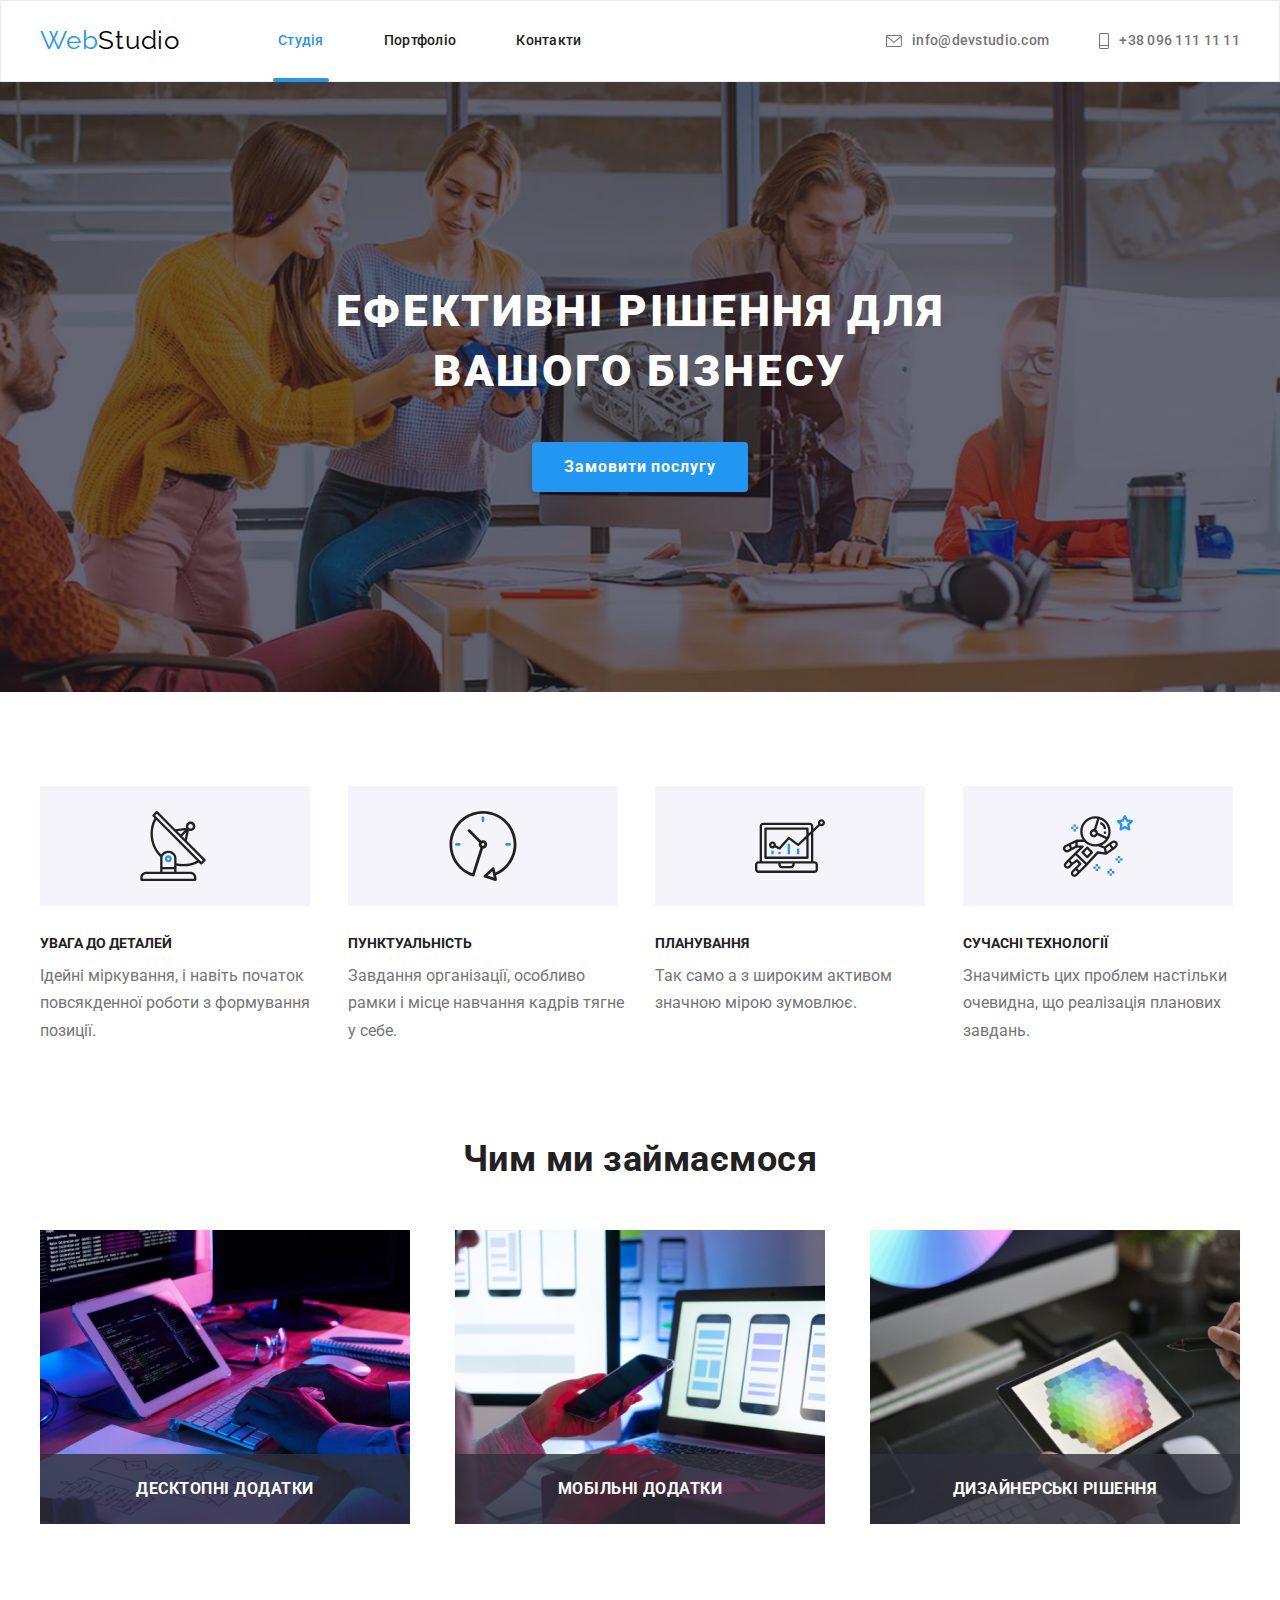
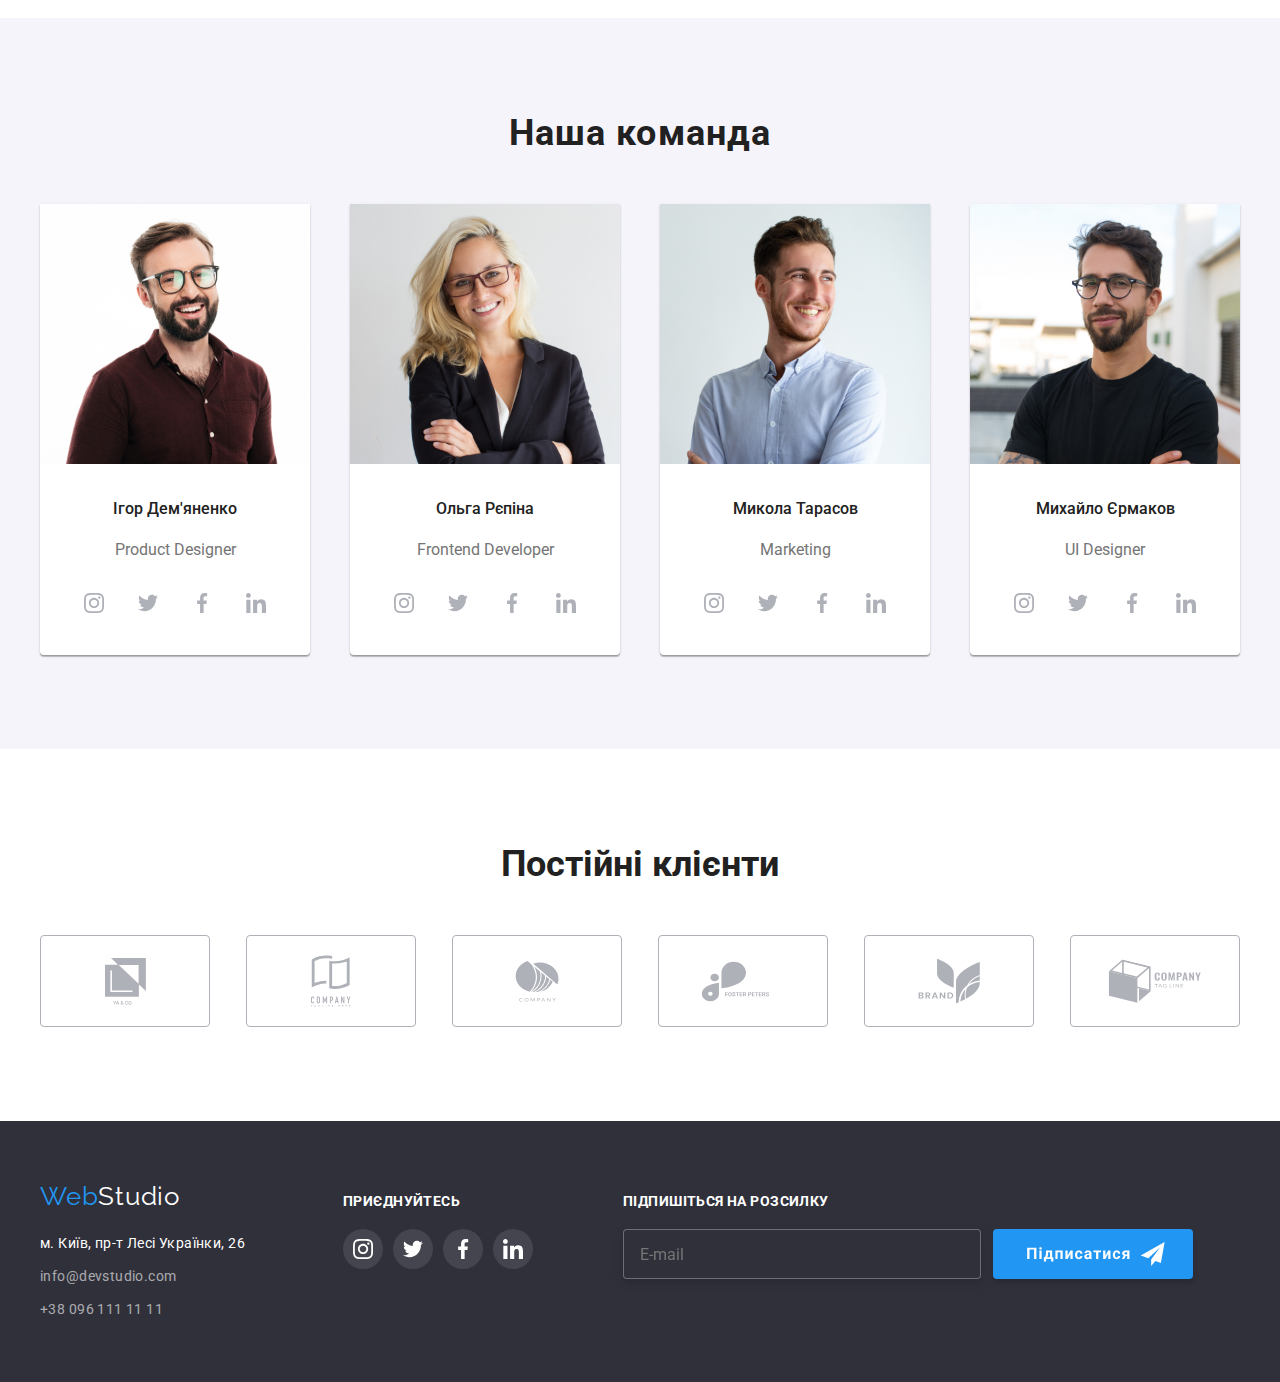
<file: index.html>
<!DOCTYPE html>
<html lang="en">
<head>
    <meta  charset="UTF-8">
    <meta http-equiv="X-UA-Compatible" content="IE=edge">
    <meta name="viewport" content="width=device-width, initial-scale=1.0">
    <link rel="preconnect" href="https://fonts.googleapis.com">
    <link rel="preconnect" href="https://fonts.gstatic.com" crossorigin>
    <link href="https://fonts.googleapis.com/css2?family=Raleway:wght@700&family=Roboto:wght@400;500;700;900&display=swap" rel="stylesheet">
    <link rel="stylesheet" href="https://cdnjs.cloudflare.com/ajax/libs/modern-normalize/1.1.0/modern-normalize.min.css">
    <link rel="stylesheet" href="./css/styles.css">
    <title>Document</title>
</head>
<body class="page">  
         <header class="header">
            <div class="container header-container">
                    <!--Logotype-->
            <a class="logo-link header-logo" href="./index.html"> Web<span class="logo-studio">Studio</span></a>
            <!--Navigation website-->
           <nav>
               <ul class="nav-header style-none">
                   <li class="header-item"><a class="studio current-studio" href="./index.html">Студія</a></li>
                   <li class="header-item"><a class="portfolio" href="./portfolio.html">Портфоліо</a></li>
                   <li class="header-item"><a class="portfolio" href="#contacts">Контакти</a></li>
               </ul> 
           </nav>
           <!--Contacts-->
            <ul class="nav-header contac">
            <li class="contac"><a  href="mailto:info@devstudio.com" class="site-info">
                <svg vieWox="0 0 100 100" width="16px" height="12px" class="icon-mail">
                <use href="./images/links/symbol-defs.svg#icon-envelope"></use></svg>
             info@devstudio.com</a></li>
            <li class="contacts-p"><a  href="tel:+380961111111" class="site-tel">
                <svg vieWox="0 0 100 100" width="10px" height="16px" class="icon-smartphone">
                    <use href="./images/links/symbol-defs.svg#icon-Vector"></use></svg>
                +38 096 111 11 11</a></li>
        </ul>
        </div>
        </header>
    <main>
        <!--Hero section-->
<section class="hero">
        <div class="container">
            <h1 class="hero-titles">
            ЕФЕКТИВНІ РІШЕННЯ ДЛЯ ВАШОГО БІЗНЕСУ
            </h1>
            <button class="button" data-modal-open type="button">Замовити послугу</button>
            <div class="backdrop is-hidden" data-modal>
                <div class="modal">
                    <button class="close" data-modal-close>
                        <svg viewBox="0 0 10 10" width="11px" height="11px" class="">
                            <use href="./images/modal-form-1/close-sprite.svg#icon-close"></use></svg>
                    </button>
                    <form class="modal-form" autocomplete="off">
                        <p class="modal-title">Залиште свої дані, ми вам передзвонимо</p>
                        <div class="form-fild">
                            <label for="name" class="modal-name">Ім'я</label> 
                            <input class="modal-text" type="text" name="name" id="name"/>
                                <svg width="12px" height="12px" class="icon-f">
                                    <use href="./images//modal-form-1/symbol-defs.svg#icon-Name"></use></svg>
                        </div>
                        <div class="form-fild">
                            <label for="tel" class="modal-name">Телефон</label> 
                            <input class="modal-text" type="tel" name="name" id="tel"/>
                            <svg width="13px" height="13px" class="icon-f">
                                <use href="./images//modal-form-1/symbol-defs.svg#icon-telephone"></use></svg>
                        </div>
                        <div class="form-fild">
                            <label for="mail" class="modal-name">Пошта</label> 
                            <input class="modal-text" type="email" name="name" id="mail"/>
                            <svg width="13px" height="13px" class="icon-f">
                                <use href="./images//modal-form-1/symbol-defs.svg#icon-mail"></use></svg>
                        </div>
                        <div class="form-fild">
                            <label for="coments">Коментар</label> 
                            <textarea class="modal-coment" name="coments" id="coments" placeholder="Введіть текст"></textarea>
                        </div>

                        <div class="form-fild">
                            <label class="lable" for="checkbox-agree">
                            <input class="checkbox" type="checkbox" name="topic" id="checkbox-agree"/>
                            <span class="icon-checkbox-agree"></span> 
                            Погоджуюся з розсилкою та приймаю 
                            <a class="terms-contract" href=""><span class="checkbox-agree-contract">Умови договору</span></a>
                            </label>    
                        </div>
                        <button class="checkbox-send" type="submit">Відправити</button>
                    </form>
                </div>
            </div>
        </div>
        
</section>
<!--Preference-->
<section class="preference-sec">
    <!--<h2>ATTENTION TO DETAILS</h2>--> 
    <div class="container">
        <ul class="preference-list">
            <li class="preference-l">
                <div class="attention">
                    <svg vieWox="0 0 100 100" width="70px" height="70px" class="preference-sprite">
                        <use href="./images/preference/preference-sprite.svg#preference-antena"></use></svg> 
                </div>
                <h3 class="preference-details">УВАГА ДО ДЕТАЛЕЙ</h3>
                <p class="preference-about">Ідейні міркування, і навіть початок повсякденної роботи з формування позиції.</p></li>
            <li class="preference-l">
                <div class="attention">
                    <svg vieWox="0 0 100 100" width="70px" height="70px" class="preference-sprite">
                        <use href="./images/preference/preference-sprite.svg#preference-clock"></use></svg>    
                </div>
                <h3 class="preference-details">ПУНКТУАЛЬНІСТЬ</h3>
                <p class="preference-about">Завдання організації, особливо рамки і місце навчання кадрів тягне у себе.</p></li>
            <li class="preference-l">
                <div class="attention">
                    <svg vieWox="0 0 100 100" width="70px" height="70px" class="preference-sprite">
                        <use href="./images/preference/preference-sprite.svg#preference-television"></use></svg> 
                </div>
                <h3 class="preference-details">ПЛАНУВАННЯ</h3>
                <p class="preference-about">Так само a з широким активом значною мірою зумовлює.</p></li>
            <li class="preference-l">
                <div class="attention"> 
                    <svg vieWox="0 0 100 100" width="70px" height="70px" class="preference-sprite">
                    <use href="./images/preference/preference-sprite.svg#preference-cosmonavt"></use></svg> 
            </div>
                <h3 class="preference-details">СУЧАСНІ ТЕХНОЛОГІЇ</h3>
                <p class="preference-about">Значимість цих проблем настільки очевидна, що реалізація планових завдань.</p></li>
        </ul>
    </div>
</section>
<!--What are we do-->
<section class="sec">
    <div class="container">
        <h2 class="portfolio-section">Чим ми займаємося</h2>
    <ul class="portfolio-section-li">
        <li class="preference-li-lis"><div class="pref-anim"><img class="prefer" src="./images/portfolio-1.jpg" alt="pragraming" width="370">
        <p class="prefer-option">ДЕСКТОПНІ ДОДАТКИ</p>
        </div></li>
        <li class="preference-li-lis"><div class="pref-anim"><img class="prefer" src="./images/portfolio-2.jpg" alt="testing" width="370">
        <p class="prefer-option">МОБІЛЬНІ ДОДАТКИ</p>
        </div></li>
        <li class="preference-li-lis"><div class="pref-anim"><img class="prefer" src="./images/portfolio-3.jpg" alt="visualization" width="370">
        <p class="prefer-option">ДИЗАЙНЕРСЬКІ РІШЕННЯ</p>
        </div></li>
    </ul>
    </div>
</section>
<!--Our team-->
    <section class="team-sec">
        <div class="container">
            <h2 class="team-title">Наша команда</h2>
                <ul class="portfolio-section-li">
                    <li class="team-list-box"><img class="prefer" src="./images/our_team-1.jpg" alt="Igor Demjanenko" width="270">
                            <div class="wrap-up"><h3 class="team">Ігор Дем'яненко</h3> 
                                <p class="team-position">Product Designer</p>
                                <ul class="sociallities">
                                    <li  class="sociallity"><a class="team-h"  href="">
                                        <svg class="icon" vieWox="0 0 100 100" width="20px" height="20px">
                                            <use href="./images/Our_team/team-sprite.svg#icon-instagram"></use></svg> 
                                        </a></li>
                                    <li class="sociallity"><a class="team-h" href="">
                                        <svg  class="icon" vieWox="0 0 100 100" width="20px" height="20px" class="team-sprite">
                                            <use href="./images/Our_team/team-sprite.svg#icon-twitter"></use></svg> 
                                    </a></li>
                                    <li class="sociallity"><a class="team-h" href="">
                                        <svg class="icon" vieWox="0 0 100 100" width="20px" height="20px" class="team-sprite">
                                            <use href="./images/Our_team/team-sprite.svg#icon-facebook"></use></svg> 
                                    </a></li>
                                    <li class="sociallity"><a class="team-h" href="">
                                        <svg class="icon" vieWox="0 0 100 100" width="20px" height="20px" class="team-sprite">
                                            <use href="./images/Our_team/team-sprite.svg#icon-linkedin"></use></svg> 
                                    </a></li>
                            </ul></div></li>
                    <li class="team-list-box"><img class="prefer" src="./images/our_team-2.jpg" alt="Olga Repina" width="270">
                            <div class="wrap-up"><h3 class="team">Ольга Рєпіна</h3>
                                <p class="team-position">Frontend Developer</p>
                                <ul class="portfolio-section-li">
                                    <li  class="sociallity"><a class="team-h"  href="">
                                        <svg class="icon" vieWox="0 0 100 100" width="20px" height="20px" class="team-sprite">
                                            <use href="./images/Our_team/team-sprite.svg#icon-instagram"></use></svg> 
                                        </a></li>
                                    <li class="sociallity"><a class="team-h" href="">
                                        <svg class="icon" vieWox="0 0 100 100" width="20px" height="20px" class="team-sprite">
                                            <use href="./images/Our_team/team-sprite.svg#icon-twitter"></use></svg> 
                                    </a></li>
                                    <li class="sociallity"><a class="team-h" href="">
                                        <svg class="icon" vieWox="0 0 100 100" width="20px" height="20px" class="team-sprite">
                                            <use href="./images/Our_team/team-sprite.svg#icon-facebook"></use></svg> 
                                    </a></li>
                                    <li class="sociallity"><a class="team-h" href="">
                                        <svg class="icon" vieWox="0 0 100 100" width="20px" height="20px" class="team-sprite">
                                            <use href="./images/Our_team/team-sprite.svg#icon-linkedin"></use></svg> 
                                    </a></li> 
                            </div></li>
                    <li class="team-list-box"><img class="prefer" src="./images/our_team-3.jpg" alt="Mykola Tarasov" width="270">
                            <div class="wrap-up"><h3 class="team">Микола Тарасов</h3>
                                <p class="team-position">Marketing</p>
                                <ul class="portfolio-section-li">
                                    <li  class="sociallity"><a class="team-h"  href="">
                                        <svg class="icon" vieWox="0 0 100 100" width="20px" height="20px" class="team-sprite">
                                            <use href="./images/Our_team/team-sprite.svg#icon-instagram"></use></svg> 
                                        </a></li>
                                    <li class="sociallity"><a class="team-h" href="">
                                        <svg class="icon" vieWox="0 0 100 100" width="20px" height="20px" class="team-sprite">
                                            <use href="./images/Our_team/team-sprite.svg#icon-twitter"></use></svg> 
                                    </a></li>
                                    <li class="sociallity"><a class="team-h" href="">
                                        <svg class="icon" vieWox="0 0 100 100" width="20px" height="20px" class="team-sprite">
                                            <use href="./images/Our_team/team-sprite.svg#icon-facebook"></use></svg> 
                                    </a></li>
                                    <li class="sociallity"><a class="team-h" href="">
                                        <svg class="icon" vieWox="0 0 100 100" width="20px" height="20px" class="team-sprite">
                                            <use href="./images/Our_team/team-sprite.svg#icon-linkedin"></use></svg> 
                                    </a></li> 
                            </div></li>
                    <li class="team-list-box"><img class="prefer" src="./images/our_team-4.jpg" alt="Myhajlo Jermakov" width="270">
                            <div class="wrap-up"><h3 class="team">Михайло Єрмаков</h3>
                                <p class="team-position">UI Designer</p>
                                <ul class="portfolio-section-li ger">
                                    <li  class="sociallity"><a class="team-h"  href="">
                                        <svg class="icon" vieWox="0 0 100 100" width="20px" height="20px" class="team-sprite">
                                            <use href="./images/Our_team/team-sprite.svg#icon-instagram"></use></svg> 
                                        </a></li>
                                    <li class="sociallity"><a class="team-h" href="">
                                        <svg class="icon" vieWox="0 0 100 100" width="20px" height="20px" class="team-sprite">
                                            <use href="./images/Our_team/team-sprite.svg#icon-twitter"></use></svg> 
                                    </a></li>
                                    <li class="sociallity"><a class="team-h" href="">
                                        <svg class="icon" vieWox="0 0 100 100" width="20px" height="20px" class="team-sprite">
                                            <use href="./images/Our_team/team-sprite.svg#icon-facebook"></use></svg> 
                                    </a></li>
                                    <li class="sociallity"><a class="team-h" href="">
                                        <svg class="icon" vieWox="0 0 100 100" width="20px" height="20px" class="team-sprite">
                                            <use href="./images/Our_team/team-sprite.svg#icon-linkedin"></use></svg> 
                                    </a></li> 
                            </div></li>
                 </ul>
        </div>
    </section>
    <!-- Regular customers -->
    <section class="reg-customers">
    <div class="container">
        <h2 class="portfolio-section">Постійні клієнти</h2>
        <ul class="portfolio-section-li">
            <li><a class="customers1" href="">
                <svg class="clients2" vieWox="0 0 100 100" width="41px" height="47px" class="symbol-defs">
                <use href="./images/Regular customers/symbol-defs.svg#customers-1"></use></svg>
             </a></li>
            <li><a class="customers1" href="">
                <svg class="clients2" vieWox="0 0 100 100" width="40px" height="52px" class="symbol-defs">
                    <use href="./images/Regular customers/symbol-defs.svg#customers-2"></use></svg>
            </a></li>
            <li class="customers"><a class="customers1" href="">
                <svg class="clients2" vieWox="0 0 100 100" width="44px" height="42px" class="symbol-defs">
                    <use href="./images/Regular customers/symbol-defs.svg#customers-3"></use></svg>
            </a></li>
            <li class="customers"><a class="customers1" href="">
                <svg class="clients2" vieWox="0 0 100 100" width="85px" height="41px" class="symbol-defs">
                    <use href="./images/Regular customers/symbol-defs.svg#customers-4"></use></svg>
            </a></li>
            <li class="customers"><a class="customers1" href="">
                <svg class="clients2" vieWox="0 0 100 100" width="63px" height="46px" class="symbol-defs">
                    <use href="./images/Regular customers/symbol-defs.svg#customers-5"></use></svg>
            </a></li>
            <li class="customers"><a class="customers1" href="">
                <svg class="clients2" vieWox="0 0 100 100" width="94px" height="44px" class="symbol-defs">
                    <use href="./images/Regular customers/symbol-defs.svg#customers-6"></use></svg>
            </a></li>
        </ul>
    </div>    
    </section>
</main>
    <footer class="adressa">
    <div class="container-footer"><!--footer-->
            <!--Logotype-->
            <div class="container-log">
                <a class="logo-link footer" href="./index.html"> Web<span class="logo-studio-f">Studio</span></a>
                <!--adress-->
                <address class="adress">
                    <ul class="adress-contacts">
                        <li class="adress-link" id="contacts"><a class="map" href="https://www.google.com/maps/d/viewer?mid=10uSM3H-mIU3GznYo2szRIEphczw&hl=en_US&usp=sharing" rel="noopener noreferrer nofollow" target="_blank">м. Київ, пр-т Лесі Українки, 26</a></li>
                        <li class="adress-link"><a class="contacts-link" href="mailto:info@devstudio.com">info@devstudio.com</a></li>
                        <li class="adress-link"><a class="contacts-link" href="tel:+380961111111">+38 096 111 11 11</a></li>
                    </ul>
                </address>
            </div>        
        <!-- приєднуйтесь -->
        <div class="container1">
                <h2 class="clients-title1">ПРИЄДНУЙТЕСЬ</h2>
            <ul class=" pos-logo">
                <li class="pos-logo1"><a href="" class="logo1-item">
                <svg class="logo3" width="20px" height="20px">
                    <use href="./images/Our_team/team-sprite.svg#icon-instagram">
                    </use>
                </svg>
                </a></li>
                <li class="pos-logo1"><a href="" class="logo1-item">
                <svg class="logo3" width="20px" height="20px">
                    <use href="./images/Our_team/team-sprite.svg#icon-twitter">
                    </use>
                </svg>
                </a></li>
                <li class="pos-logo1"><a href="" class="logo1-item">
                <svg class="logo3" width="20px" height="20px">
                    <use href="./images/Our_team/team-sprite.svg#icon-facebook">
                    </use>
                </svg>
                </a></li>
                <li class="pos-logo1"><a href="" class="logo1-item">
                <svg class="logo3" width="20px" height="20px">
                    <use href="./images/Our_team/team-sprite.svg#icon-linkedin">
                    </use>
                </svg>
                </a></li> 
            </ul>
        </div>
        <div class="container1" contenteditable="line">
            <form class="subscribe" autocomplete="off"></form>
            <h2 class="clients-title1">ПІДПИШІТЬСЯ НА РОЗСИЛКУ</h2>
            <input class="footer-sub" type="email" name="name" id="mail" placeholder="E-mail"/>
            
        </div>
        <div class="container3">
            <button class="container2" type="submit">
                <svg class="telegram-f" width="200px" height="50px">
                    <use href="/images/footer/telegram-sprite.svg#icon-telegram"></use>
                </svg>
            </button>
        </div>
    </div>
    </footer>
    <script src="./js/modal.js"></script>
</body>
</html>
</file>
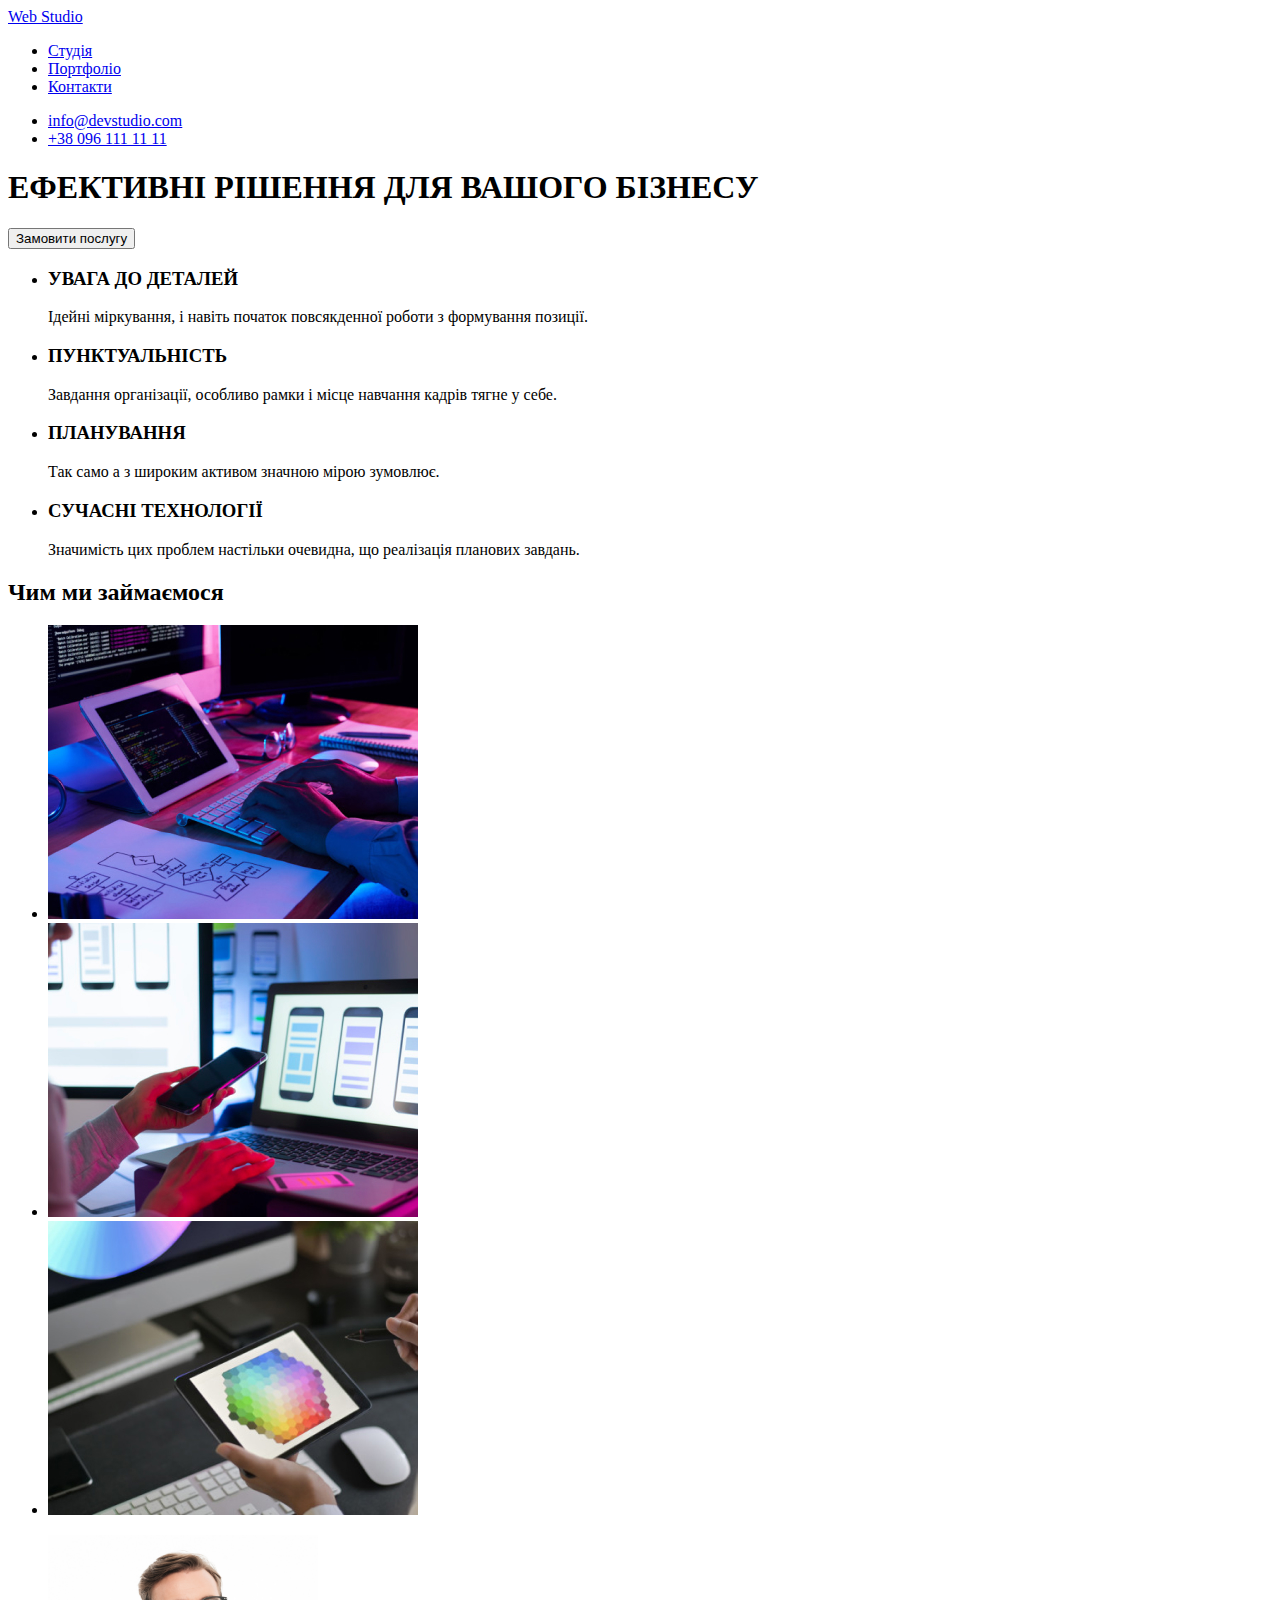
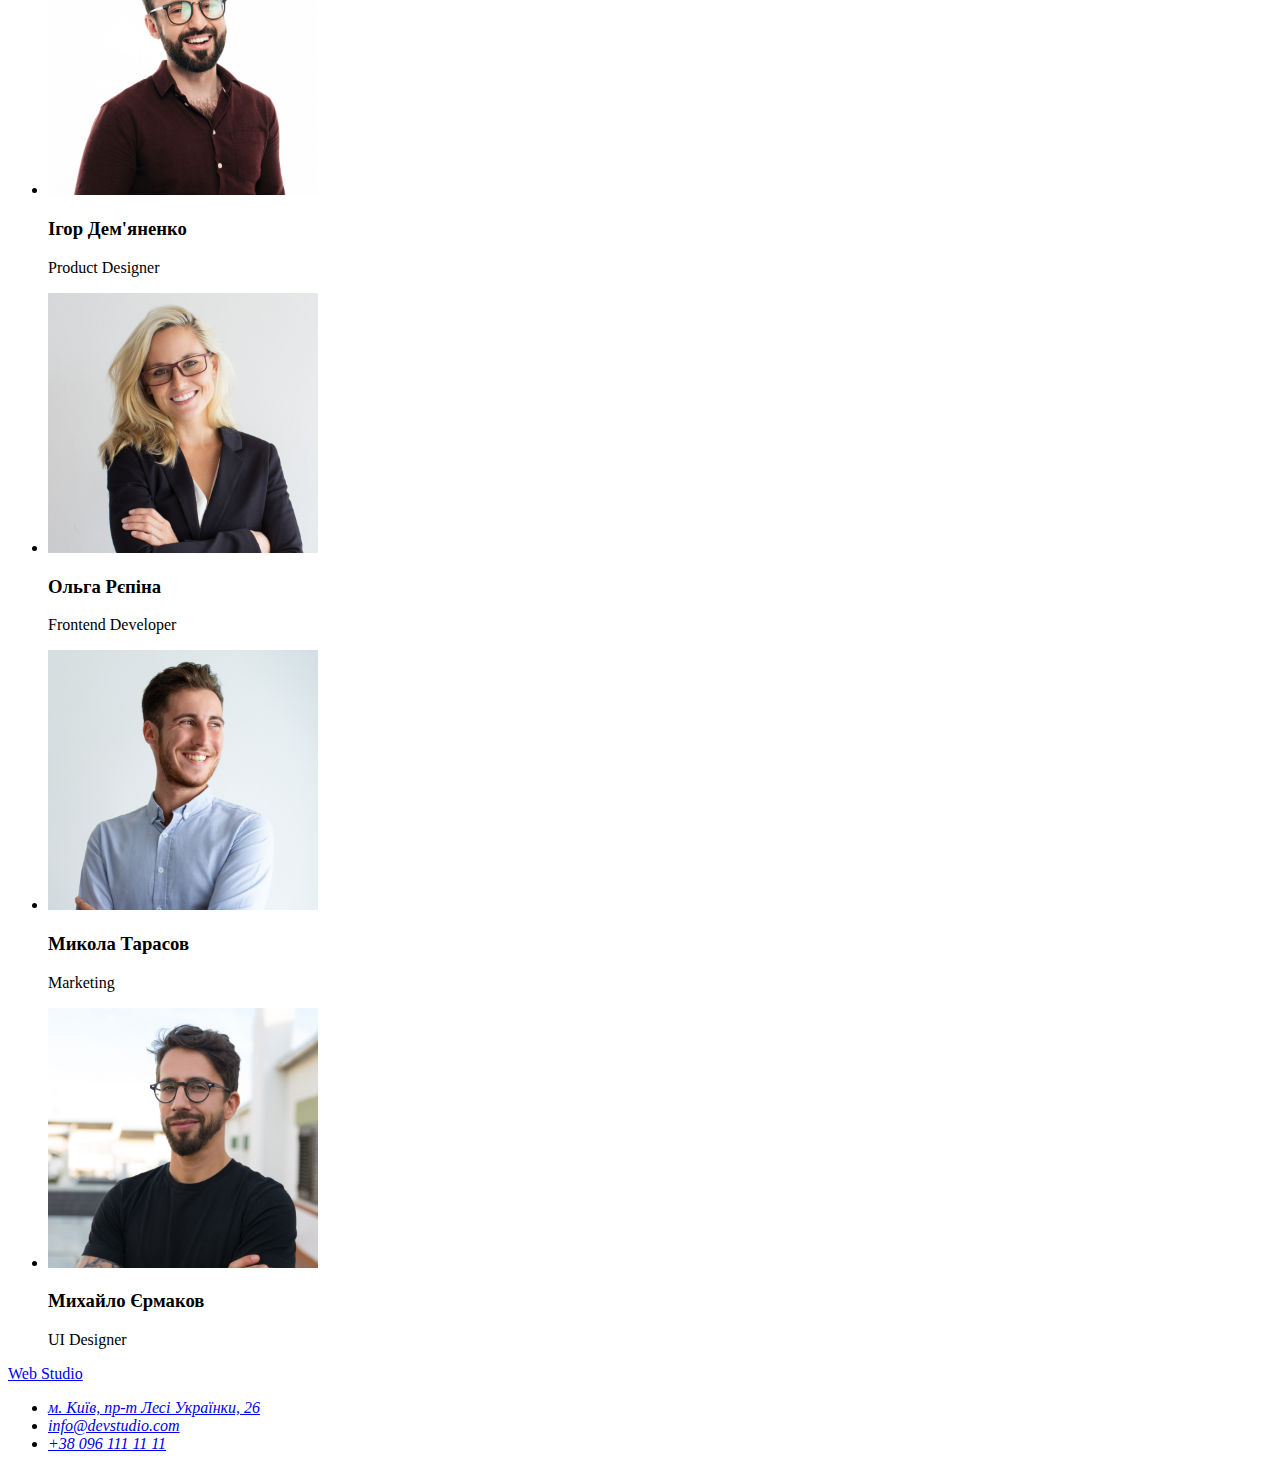
<file: Untitled/index.html>
<!DOCTYPE html>
<html lang="en">
<head>
    <meta charset="UTF-8">
    <meta http-equiv="X-UA-Compatible" content="IE=edge">
    <meta name="viewport" content="width=device-width, initial-scale=1.0">
    <title>Document</title>
</head>
<body>  
    <header>
        <!--Logotype-->
    <a href="./index.html">Web Studio</a>
    <!--Navigation website-->
   <nav>
       <ul>
            <li><a href="./index.html">Студія</a></li>
           <li><a href="./portfolio.html">Портфоліо</a></li>
           <li><a href="#Contacts">Контакти</a></li>
       </ul> 
   </nav>
   <!--Contacts-->
   <ul>
       <li><a href="mailto:info@devstudio.com">info@devstudio.com</a></li>
       <li><a href="tel:+380961111111">+38 096 111 11 11</a></li>
   </ul>
    </header>
    
    <main>
        <!--Hero section-->
<section>
    <h1>
        ЕФЕКТИВНІ РІШЕННЯ ДЛЯ ВАШОГО БІЗНЕСУ
    </h1>
    <button type="button">Замовити послугу</button>
</section>
<!--Preference-->
<section>
    <!--<h2>ATTENTION TO DETAILS</h2>--> 
    <ul>
        <li><h3>УВАГА ДО ДЕТАЛЕЙ</h3>
            <p>Ідейні міркування, і навіть початок повсякденної роботи з формування позиції.</p></li>
        <li><h3>ПУНКТУАЛЬНІСТЬ</h3>
            <p>Завдання організації, особливо рамки і місце навчання кадрів тягне у себе.</p></li>
        <li><h3>ПЛАНУВАННЯ</h3>
            <p>Так само a з широким активом значною мірою зумовлює.</p></li>
        <li><h3>СУЧАСНІ ТЕХНОЛОГІЇ</h3>
            <p>Значимість цих проблем настільки очевидна, що реалізація планових завдань.</p></li>
    </ul>
</section>
<!--What are we do-->
<section>
    <h2>Чим ми займаємося</h2>
    <ul>
        <li><img src="./images/portfolio-1.jpg" alt="pragraming" width="370"></li>
        <li><img src="./images/portfolio-2.jpg" alt="testing" width="370"></li>
        <li><img src="./images/portfolio-3.jpg" alt="visualization" width="370"></li>
    </ul>
</section>
<!--Our team-->
<section>
<ul>
    <li><img src="./images/our_team-1.jpg" alt="Igor Demjanenko" width="270">
        <h3>Ігор Дем'яненко</h3> 
        <p>Product Designer</p></li>
    <li><img src="./images/our_team-2.jpg" alt="Olga Repina" width="270">
        <h3>Ольга Рєпіна</h3>
            <p>Frontend Developer</p></li>
    <li><img src="./images/our_team-3.jpg" alt="Mykola Tarasov" width="270">
        <h3>Микола Тарасов</h3>
            <p>Marketing</p></li>
    <li><img src="./images/our_team-4.jpg" alt="Myhajlo Jermakov" width="270">
        <h3>Михайло Єрмаков</h3>
            <p>UI Designer</p></li>
</ul>
</section>
    </main>

    <footer>
        <!--footer-->
        <!--Logotype-->
        <a href="./index.html">Web Studio</a>
        <!--adress-->
        <address>
            <ul>
                <li id="Contacts"><a href="https://www.google.com/maps/d/viewer?mid=10uSM3H-mIU3GznYo2szRIEphczw&hl=en_US&usp=sharing" rel="noopener noreferrer nofollow" target="_blank">м. Київ, пр-т Лесі Українки, 26</a></li>
                <li><a href="mailto:info@devstudio.com">info@devstudio.com</a></li>
                <li><a href="tel:+380961111111">+38 096 111 11 11</a></li>
            </ul>
        </address>
    </footer>
</body>
</html>
</file>
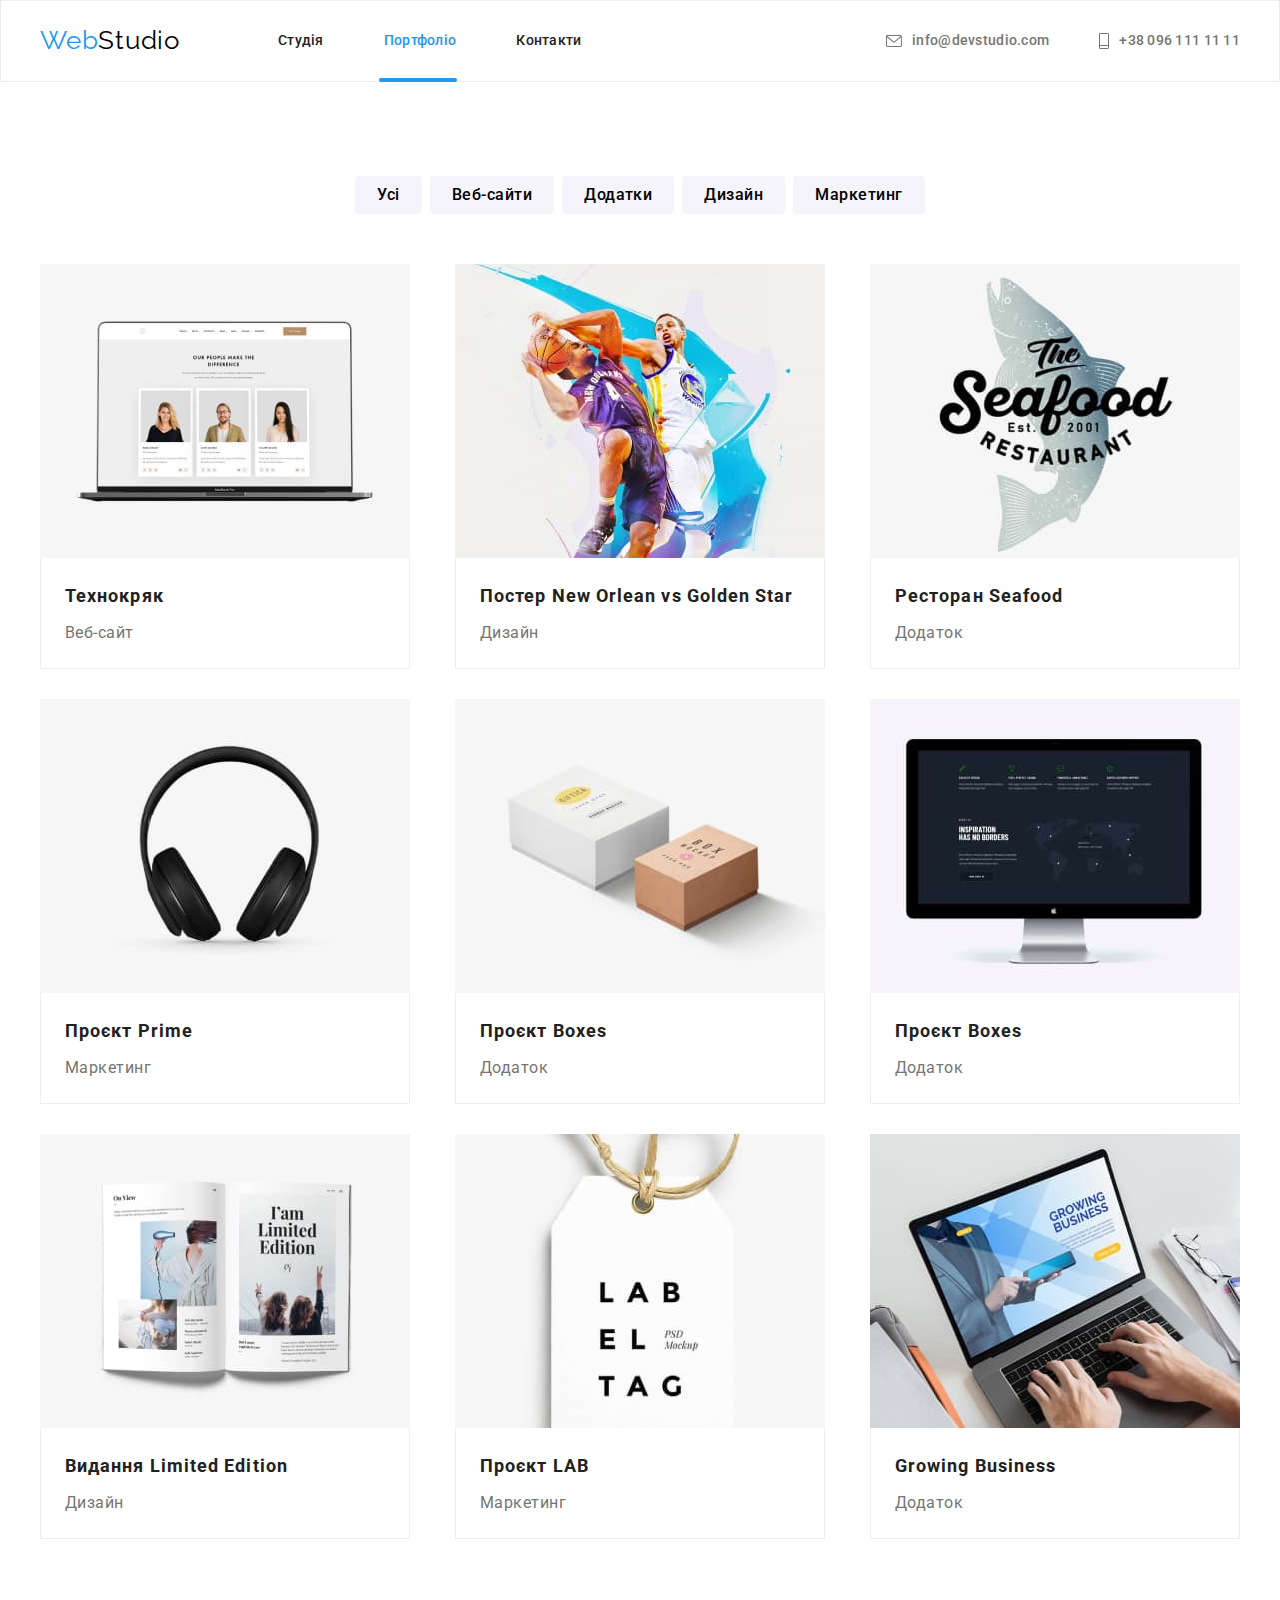
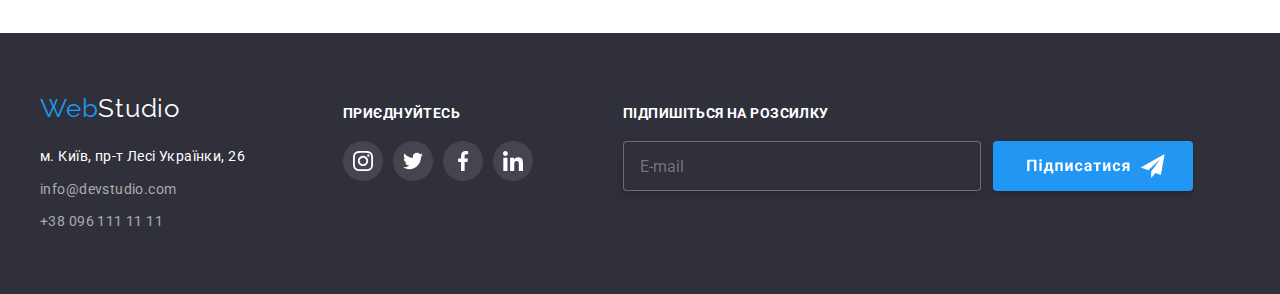
<file: portfolio.html>
<!DOCTYPE html>
<html lang="en">
<head>
    <meta charset="UTF-8">
    <meta http-equiv="X-UA-Compatible" content="IE=edge">
    <meta name="viewport" content="width=device-width, initial-scale=1.0">
    <link rel="preconnect" href="https://fonts.googleapis.com">
    <link rel="preconnect" href="https://fonts.gstatic.com" crossorigin>
    <link href="https://fonts.googleapis.com/css2?family=Raleway:wght@700&family=Roboto:wght@400;500;700;900&display=swap" rel="stylesheet">
    <link rel="stylesheet" href="https://cdnjs.cloudflare.com/ajax/libs/modern-normalize/1.1.0/modern-normalize.min.css">
    <link rel="stylesheet" href="./css/styles.css">
    <title>Document</title>
</head>
<body class="page">
    <header class="header">
        <!--Logotype-->
            <div class="container header-container">
                <a class="logo-link header-logo" href="./index.html"> Web<span class="logo-studio">Studio</span></a>
            <!--Navigation website-->
            <nav>
                <ul class="nav-header style-none">
                    <li class="header-item"><a class="studia" href="./index.html">Студія</a></li>
                    <li class="header-item"><a class="portfolia current-portf" href="./portfolio.html">Портфоліо</a></li>
                    <li class="header-item"><a class="studia" href="#Contacts">Контакти</a></li>
                </ul> 
            </nav>
        <!--Contacts-->
        <div class="contacts-wrap">
            <ul class="nav-header">
                <li class="contac"><a href="mailto:info@devstudio.com" class="site-info">
                    <svg vieWox="0 0 100 100" width="16px" height="12px" class="icon-mail">
                        <use href="./images/links/symbol-defs.svg#icon-envelope"></use></svg>
                    info@devstudio.com</a></li>
                <li class="contacts-p"><a href="tel:+380961111111" class="site-tel">
                    <svg vieWox="0 0 100 100" width="10px" height="16px" class="icon-smartphone">
                        <use href="./images/links/symbol-defs.svg#icon-Vector"></use></svg>
                    +38 096 111 11 11</a></li>
            </ul>
        </div>
        </div>
    </header>
    <main>
        <!-- contents -->
        <h1 class="visually-hidden">Contents</h1>
        <section class="categories-contents">
         <div class="container">
            <ul class="botn">
               <button class="btn" type="button">Усі</button> 
               <button class="btn" type="button">Веб-сайти</button> 
               <button class="btn" type="button">Додатки</button> 
               <button class="btn" type="button">Дизайн</button> 
               <button class="btn" type="button">Маркетинг</button> 
            </ul>
            <ul class="categories-description">
                <li>
                    <a class="catego" href="">
                       <div class="description-menu-prod"><img class="prefer" src="./images/portfolio/portfolio-1.jpeg" alt=""><p class="description-product">Ресурс пропонує комплексні пропозиції з різним рівнем функціоналу та сервісів. Все це дозволить відвідувачу отримати вичерпні відомості про компанію чи приватну особу.</p></div>
                        <div class="cat-des"><h2 class="categories">Технокряк</h2>
                        <p class="description">Веб-сайт</p></div></a>
                </li>
                <li>
                    <a class="catego" href="">
                        <div class="description-menu-prod"><img class="prefer" src="./images/portfolio/portfolio-2.jpeg" alt="Постер New Orlean vs Golden Star">
                        <p class="description-product">Ресурс пропонує комплексні пропозиції з різним рівнем функціоналу та сервісів. Все це дозволить відвідувачу отримати вичерпні відомості про компанію чи приватну особу.</p></div>
                        <div class="cat-des"><h2 class="categories">Постер New Orlean vs Golden Star</h2>
                            <p class="description">Дизайн</p></div></a>
                </li>
                <li>
                    <a class="catego" href="">
                        <div class="description-menu-prod"><img class="prefer" src="./images/portfolio/portfolio-3.jpeg" alt="Ресторан Seafood">
                        <p class="description-product">Ресурс пропонує комплексні пропозиції з різним рівнем функціоналу та сервісів. Все це дозволить відвідувачу отримати вичерпні відомості про компанію чи приватну особу.</p></div>
                        <div class="cat-des"><h2 class="categories">Ресторан Seafood</h2>
                            <p class="description">Додаток</p></div></a>
                </li>
                <li>
                    <a class="catego" href="">
                        <div class="description-menu-prod"><img class="prefer" src="./images/portfolio/portfolio-4.jpeg" alt="Проєкт Prime">
                            <p class="description-product">Ресурс пропонує комплексні пропозиції з різним рівнем функціоналу та сервісів. Все це дозволить відвідувачу отримати вичерпні відомості про компанію чи приватну особу.</p></div>
                        <div class="cat-des"><h2 class="categories">Проєкт Prime</h2>
                            <p class="description">Маркетинг</p></div></a>
                </li>
                <li>
                    <a class="catego" href="">
                        <div class="description-menu-prod"><img class="prefer" src="./images/portfolio/portfolio-5.jpeg" alt="Проєкт Boxes">
                            <p class="description-product">Ресурс пропонує комплексні пропозиції з різним рівнем функціоналу та сервісів. Все це дозволить відвідувачу отримати вичерпні відомості про компанію чи приватну особу.</p></div>
                        <div class="cat-des"><h2 class="categories">Проєкт Boxes</h2>
                        <p class="description">Додаток</p></div></a>
                </li>
                <li>
                    <a class="catego" href="">
                       <div class="description-menu-prod"> <img class="prefer" src="./images/portfolio/portfolio-6.jpeg" alt="Проєкт Boxes">
                        <p class="description-product">Ресурс пропонує комплексні пропозиції з різним рівнем функціоналу та сервісів. Все це дозволить відвідувачу отримати вичерпні відомості про компанію чи приватну особу.</p></div>
                        <div class="cat-des"><h2 class="categories">Проєкт Boxes</h2>
                            <p class="description">Додаток</p></div></a>
                </li>
                <li>
                    <a class="catego" href="">
                        <div class="description-menu-prod"><img class="prefer" src="./images/portfolio/portfolio-7.jpeg" alt="Видання Limited Edition">
                            <p class="description-product">Ресурс пропонує комплексні пропозиції з різним рівнем функціоналу та сервісів. Все це дозволить відвідувачу отримати вичерпні відомості про компанію чи приватну особу.</p></div>
                        <div class="cat-des"><h2 class="categories">Видання Limited Edition</h2>
                            <p class="description">Дизайн</p></div></a>
                </li>
                <li>
                    <a class="catego" href="">
                        <div class="description-menu-prod"><img class="prefer" src="./images/portfolio/portfolio-8.jpeg" alt="Проєкт LAB">
                            <p class="description-product">Ресурс пропонує комплексні пропозиції з різним рівнем функціоналу та сервісів. Все це дозволить відвідувачу отримати вичерпні відомості про компанію чи приватну особу.</p></div>
                        <div class="cat-des"><h2 class="categories">Проєкт LAB</h2>
                            <p class="description">Маркетинг</p></div></a>
                </li>
                <li>
                    <a class="catego" href="">
                        <div class="description-menu-prod"><img class="prefer" src="./images/portfolio/portfolio-9.jpeg" alt="Growing Business">
                            <p class="description-product">Ресурс пропонує комплексні пропозиції з різним рівнем функціоналу та сервісів. Все це дозволить відвідувачу отримати вичерпні відомості про компанію чи приватну особу.</p></div>
                        <div class="cat-des"><h2 class="categories">Growing Business</h2>
                            <p class="description">Додаток</p></div></a>
                </li>
            </ul>
        </div> 
    </section> 
    </main>
    <footer class="adressa">
        <div class="container-footer"><!--footer-->
                <!--Logotype-->
                <div class="container-log">
                    <a class="logo-link footer" href="./index.html"> Web<span class="logo-studio-f">Studio</span></a>
                    <!--adress-->
                    <address class="adress">
                        <ul class="adress-contacts">
                            <li class="adress-link" id="contacts"><a class="map" href="https://www.google.com/maps/d/viewer?mid=10uSM3H-mIU3GznYo2szRIEphczw&hl=en_US&usp=sharing" rel="noopener noreferrer nofollow" target="_blank">м. Київ, пр-т Лесі Українки, 26</a></li>
                            <li class="adress-link"><a class="contacts-link" href="mailto:info@devstudio.com">info@devstudio.com</a></li>
                            <li class="adress-link"><a class="contacts-link" href="tel:+380961111111">+38 096 111 11 11</a></li>
                        </ul>
                    </address>
                </div>
            <!-- приєднуйтесь -->
            <div class="container1">
                    <h2 class="clients-title1">ПРИЄДНУЙТЕСЬ</h2>
                <ul class=" pos-logo">
                    <li class="pos-logo1"><a href="" class="logo1-item">
                    <svg class="logo3" width="20px" height="20px">
                        <use href="./images/Our_team/team-sprite.svg#icon-instagram">
                        </use>
                    </svg>
                    </a></li>
                    <li class="pos-logo1"><a href="" class="logo1-item">
                    <svg class="logo3" width="20px" height="20px">
                        <use href="./images/Our_team/team-sprite.svg#icon-twitter">
                        </use>
                    </svg>
                    </a></li>
                    <li class="pos-logo1"><a href="" class="logo1-item">
                    <svg class="logo3" width="20px" height="20px">
                        <use href="./images/Our_team/team-sprite.svg#icon-facebook">
                        </use>
                    </svg>
                    </a></li>
                    <li class="pos-logo1"><a href="" class="logo1-item">
                    <svg class="logo3" width="20px" height="20px">
                        <use href="./images/Our_team/team-sprite.svg#icon-linkedin">
                        </use>
                    </svg>
                    </a></li> 
                </ul>
            </div>
            <div class="container1" contenteditable="line">
                <form class="subscribe" autocomplete="off"></form>
                <h2 class="clients-title1">ПІДПИШІТЬСЯ НА РОЗСИЛКУ</h2>
                <input class="footer-sub" type="email" name="name" id="mail" placeholder="E-mail"/>
                
            </div>
            <div class="container3">
                <button class="container2" type="submit">
                    <svg class="telegram-f" width="200px" height="50px">
                        <use href="/images/footer/telegram-sprite.svg#icon-telegram"></use>
                    </svg>
                </button>
            </div>
        </div>
        </footer>
</body>
</html>
</file>
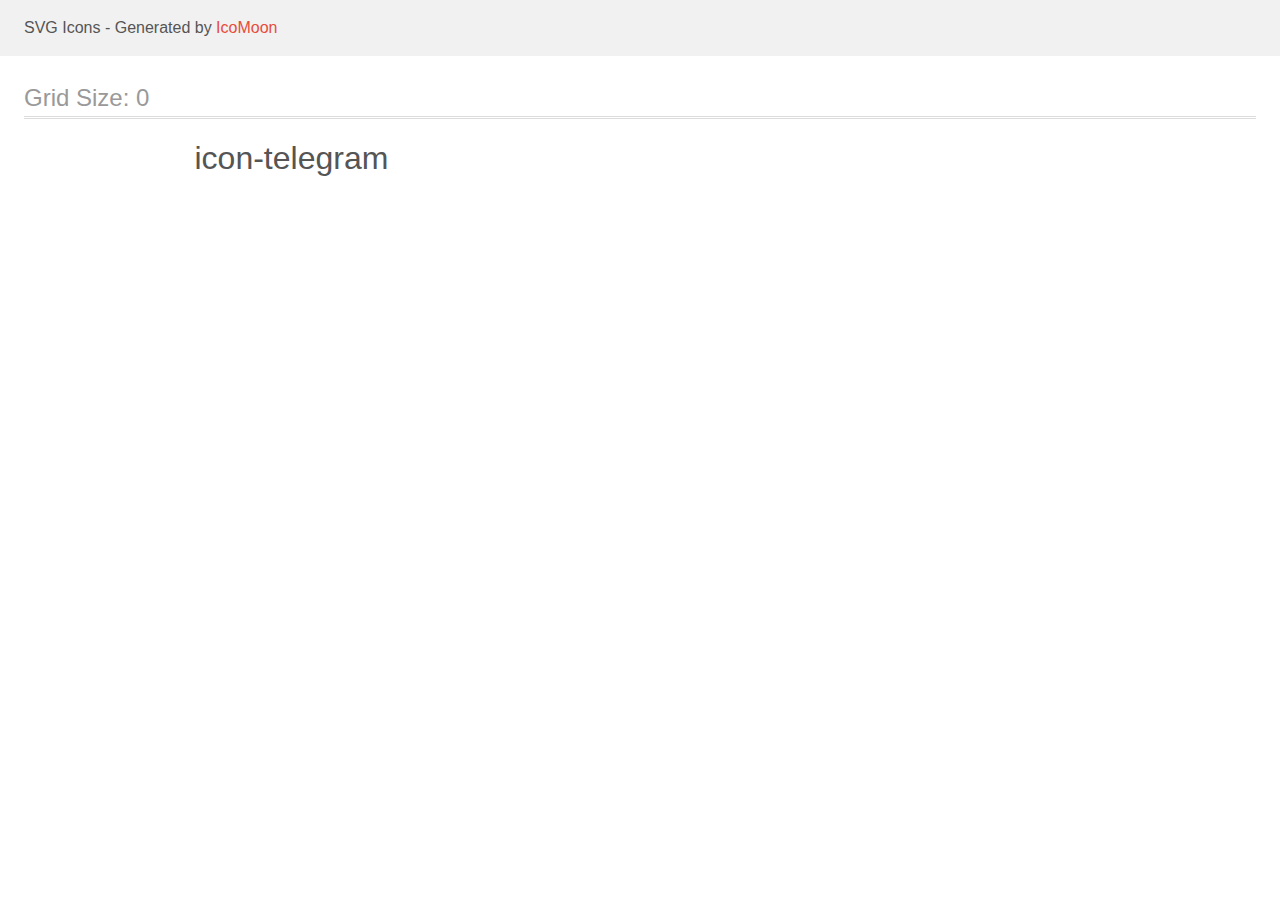
<file: images/footer/telegram-sprite 2/demo.html>
<!doctype html>
<html>
<head>
    <title>IcoMoon - SVG Icons</title>
    <meta charset="utf-8">
    <meta name="viewport" content="width=device-width, initial-scale=1">
    <link rel="stylesheet" href="demo-files/demo.css">
    <link rel="stylesheet" href="style.css">
</head>
<body>
<svg aria-hidden="true" style="position: absolute; width: 0; height: 0; overflow: hidden;" version="1.1" xmlns="http://www.w3.org/2000/svg" xmlns:xlink="http://www.w3.org/1999/xlink">
<defs>
<symbol id="icon-telegram" viewBox="0 0 154 32">
<path fill="#fff" style="fill: var(--color1, #fff)" d="M16.492 9.2v12.133h-2.5v-10.175h-4.875v10.175h-2.5v-12.133h9.875zM22.083 12.317v9.017h-2.408v-9.017h2.408zM19.524 9.967c0-0.35 0.122-0.639 0.367-0.867s0.572-0.342 0.983-0.342c0.406 0 0.731 0.114 0.975 0.342 0.25 0.228 0.375 0.517 0.375 0.867s-0.125 0.639-0.375 0.867c-0.244 0.228-0.57 0.342-0.975 0.342-0.411 0-0.739-0.114-0.983-0.342s-0.367-0.517-0.367-0.867zM26.715 12.317h2.4l-0.075 3.017c-0.022 0.967-0.133 1.797-0.333 2.492s-0.467 1.278-0.8 1.75-0.714 0.85-1.142 1.133c-0.422 0.278-0.867 0.486-1.333 0.625h-0.45l-0.025-1.85 0.25-0.025c0.283-0.294 0.517-0.581 0.7-0.858 0.183-0.283 0.325-0.581 0.425-0.892s0.172-0.658 0.217-1.042c0.050-0.383 0.081-0.828 0.092-1.333l0.075-3.017zM27.365 12.317h5.975v9.017h-2.392v-7.092h-3.583v-1.925zM24.432 19.458h10.2v4.583h-2.4v-2.708h-5.342v2.708h-2.458v-4.583zM42.847 12.317v1.883h-4.367v-1.883h4.367zM39.172 12.317v9.017h-2.4v-9.017h2.4zM44.597 12.317v9.017h-2.408v-9.017h2.408zM49.863 17.983l3.025-5.667h2.4v9.017h-2.4v-5.675l-3.025 5.675h-2.4v-9.017h2.4v5.667zM61.887 19.625c0.294 0 0.556-0.055 0.783-0.167 0.228-0.117 0.406-0.278 0.533-0.483 0.133-0.211 0.203-0.458 0.208-0.742h2.258c-0.006 0.633-0.175 1.197-0.508 1.692-0.333 0.489-0.781 0.875-1.342 1.158-0.561 0.278-1.189 0.417-1.883 0.417-0.7 0-1.311-0.117-1.833-0.35-0.517-0.233-0.947-0.556-1.292-0.967-0.344-0.417-0.603-0.9-0.775-1.45-0.172-0.556-0.258-1.15-0.258-1.783v-0.242c0-0.639 0.086-1.233 0.258-1.783 0.172-0.556 0.431-1.039 0.775-1.45 0.345-0.417 0.775-0.742 1.292-0.975s1.122-0.35 1.817-0.35c0.739 0 1.386 0.142 1.942 0.425 0.561 0.283 1 0.689 1.317 1.217 0.322 0.522 0.486 1.142 0.492 1.858h-2.258c-0.006-0.3-0.069-0.572-0.192-0.817-0.117-0.244-0.289-0.439-0.517-0.583-0.222-0.15-0.497-0.225-0.825-0.225-0.35 0-0.636 0.075-0.858 0.225-0.222 0.144-0.394 0.344-0.517 0.6-0.122 0.25-0.208 0.536-0.258 0.858-0.044 0.317-0.067 0.65-0.067 1v0.242c0 0.35 0.022 0.686 0.067 1.008s0.128 0.608 0.25 0.858c0.128 0.25 0.303 0.447 0.525 0.592s0.511 0.217 0.867 0.217zM72.953 19.3v-4.017c0-0.289-0.047-0.536-0.142-0.742-0.094-0.211-0.242-0.375-0.442-0.492-0.194-0.117-0.447-0.175-0.758-0.175-0.267 0-0.497 0.047-0.692 0.142-0.194 0.089-0.344 0.22-0.45 0.392-0.106 0.167-0.158 0.364-0.158 0.592h-2.4c0-0.383 0.089-0.747 0.267-1.092s0.436-0.647 0.775-0.908c0.339-0.267 0.742-0.475 1.208-0.625 0.472-0.15 1-0.225 1.583-0.225 0.7 0 1.322 0.117 1.867 0.35s0.972 0.583 1.283 1.050c0.317 0.467 0.475 1.050 0.475 1.75v3.858c0 0.494 0.031 0.9 0.092 1.217 0.061 0.311 0.15 0.583 0.267 0.817v0.142h-2.425c-0.117-0.244-0.206-0.55-0.267-0.917-0.056-0.372-0.083-0.744-0.083-1.117zM73.269 15.842l0.017 1.358h-1.342c-0.317 0-0.592 0.036-0.825 0.108s-0.425 0.175-0.575 0.308c-0.15 0.128-0.261 0.278-0.333 0.45-0.067 0.172-0.1 0.361-0.1 0.567s0.047 0.392 0.142 0.558c0.094 0.161 0.231 0.289 0.408 0.383 0.178 0.089 0.386 0.133 0.625 0.133 0.361 0 0.675-0.072 0.942-0.217s0.472-0.322 0.617-0.533c0.15-0.211 0.228-0.411 0.233-0.6l0.633 1.017c-0.089 0.228-0.211 0.464-0.367 0.708-0.15 0.244-0.342 0.475-0.575 0.692-0.233 0.211-0.514 0.386-0.842 0.525-0.328 0.133-0.717 0.2-1.167 0.2-0.572 0-1.092-0.114-1.558-0.342-0.461-0.233-0.828-0.553-1.1-0.958-0.267-0.411-0.4-0.878-0.4-1.4 0-0.472 0.089-0.892 0.267-1.258s0.439-0.675 0.783-0.925c0.35-0.256 0.786-0.447 1.308-0.575 0.522-0.133 1.128-0.2 1.817-0.2h1.392zM82.702 12.317v9.017h-2.408v-9.017h2.408zM85.602 12.317v1.858h-8.167v-1.858h8.167zM90.242 17.983l3.025-5.667h2.4v9.017h-2.4v-5.675l-3.025 5.675h-2.4v-9.017h2.4v5.667zM102.266 19.625c0.294 0 0.556-0.055 0.783-0.167 0.228-0.117 0.406-0.278 0.533-0.483 0.133-0.211 0.203-0.458 0.208-0.742h2.258c-0.006 0.633-0.175 1.197-0.508 1.692-0.333 0.489-0.781 0.875-1.342 1.158-0.561 0.278-1.189 0.417-1.883 0.417-0.7 0-1.311-0.117-1.833-0.35-0.517-0.233-0.947-0.556-1.292-0.967-0.344-0.417-0.603-0.9-0.775-1.45-0.172-0.556-0.258-1.15-0.258-1.783v-0.242c0-0.639 0.086-1.233 0.258-1.783 0.172-0.556 0.431-1.039 0.775-1.45 0.344-0.417 0.775-0.742 1.292-0.975s1.122-0.35 1.817-0.35c0.739 0 1.386 0.142 1.942 0.425 0.561 0.283 1 0.689 1.317 1.217 0.322 0.522 0.486 1.142 0.492 1.858h-2.258c-0.006-0.3-0.069-0.572-0.192-0.817-0.117-0.244-0.289-0.439-0.517-0.583-0.222-0.15-0.497-0.225-0.825-0.225-0.35 0-0.636 0.075-0.858 0.225-0.222 0.144-0.394 0.344-0.517 0.6-0.122 0.25-0.208 0.536-0.258 0.858-0.044 0.317-0.067 0.65-0.067 1v0.242c0 0.35 0.022 0.686 0.067 1.008s0.128 0.608 0.25 0.858c0.128 0.25 0.303 0.447 0.525 0.592s0.511 0.217 0.867 0.217zM110.407 16.833h2.433l-2.509 4.5h-2.425l2.5-4.5zM112.023 12.317h3.958v9.017h-2.4v-7.158h-1.558c-0.327 0-0.599 0.061-0.816 0.183-0.218 0.117-0.379 0.269-0.484 0.458-0.099 0.183-0.149 0.372-0.149 0.567 0 0.189 0.050 0.372 0.149 0.55 0.1 0.178 0.256 0.325 0.467 0.442s0.475 0.175 0.791 0.175h2.492v1.633h-2.492c-0.594 0-1.127-0.072-1.6-0.217-0.466-0.145-0.866-0.345-1.2-0.6-0.327-0.261-0.58-0.564-0.758-0.908-0.172-0.35-0.258-0.733-0.258-1.15 0-0.433 0.089-0.831 0.267-1.192s0.433-0.678 0.767-0.95c0.333-0.272 0.736-0.481 1.209-0.625 0.477-0.15 1.017-0.225 1.616-0.225z"></path>
<path fill="#fff" style="fill: var(--color1, #fff)" d="M153.6 3.2l-25.6 14.4 8.181 3.030 12.619-11.83-9.598 12.949 0.007 0.003-0.010-0.003v7.051l4.588-5.353 5.812 2.153 4-22.4z"></path>
</symbol>
</defs>
</svg>

<header class="bgc1 clearfix">
<div class="mhl">
    <p>SVG Icons - Generated by <a href="https://icomoon.io/app">IcoMoon</a></p>
</div>
</header>
    <div class="clearfix mhl ptl">
        <h1 class="mvm mtn fgc1">Grid Size: 0</h1>
        <div class="glyph fs1">
            <div class="clearfix pbs">
                <svg class="icon icon-telegram"><use xlink:href="#icon-telegram"></use></svg><span class="name"> icon-telegram</span>
            </div>
        </div>
  </div>
<script defer src="svgxuse.js"></script>
</body>
</html>
</file>
<file: css/styles.css>
:root {
    --primary-text-color: #757575;
    --title-text-color: #212121;
    --secondary-text-color: #ffffff;
    --accent-color: #2196f3;
    --background-color: #2f303a;
    --background-color-2: #f5f4fa;
    --background-color-3: #f5f5f5;
    --contacts-text-color: rgba(255, 255, 255, 0.6);
    --header-logo-color: #000000; 
    --links-color: #AFB1B8;   
}
.page {
    background-color: var(--secondary-text-color);
    color: var(--primary-text-color);
    font-family: Roboto, sans-serif;
}
h1, h2, h3, h4, h5, h6, p, ul 
{
    margin: 0px;
}
* {
    box-sizing: border-box;
    /* outline: 1px solid orangered; */
}

a {
    text-decoration: none;
}
ul {
    list-style: none;
    padding-left: 0px;
}
.container {
    max-width: 1230px;
    margin: 0 auto;  
    padding:0px 15px;
    align-items: center;
}

/* header */
.header{
    border: 1px solid #ECECEC;
}
.header-logo {
    padding-top: 24px;
    padding-bottom: 25px;
}
.header-container {
    align-items: center;
}
.header-item:not(:first-child) {
    margin-left: 50px ;
}

.contacts-wrap {
     margin-left: auto;

}
.header-container
{
    display: block;
    display: flex;
}
.logo-link {
    display: flex;
    display: block;
    margin-right: 93px;

    font-family: 'Raleway';
    font-size: 26px;
    line-height: 1.2;
    letter-spacing: 0.03em;
    color: var(--accent-color);
}
.footer {
    margin-bottom: 20px;
}
.adress-contacts {
    display: block;
    display: flex;
    flex-direction: column;
}
.nav-buttons {
    display: block;
    padding: 5px;

}
.logo-studio {

    font-family: 'Raleway';
    font-size: 26px;
    line-height: 1.2;
    letter-spacing: 0.03em;
    color: var(--header-logo-color);   
}
.logo-studio-f{
    font-family: 'Raleway';
    font-size: 26px;
    line-height: 1.2;
    letter-spacing: 0.03em;
    color: var(--secondary-text-color); 
}
.nav-header
{   display: flex;
    font-weight: 500;
    font-size: 14px;
    line-height: 1.14;
    letter-spacing: 0.02em;
    color: var(--primary-text-color);
    transition: color 250ms cubic-bezier(0.4, 0, 0.2, 1);
}
.nav-header:hover,
.nav-header:focus{
    color: var(--accent-color);
    transition: color 250ms cubic-bezier(0.4, 0, 0.2, 1);
}
.nav-header-contacts {
    display: flex; 
    justify-content: end;
}
.studio {  
    color: var(--accent-color);
    display: block;
    padding: 5px;
}
.studio:hover,
.studio:focus{
    color: var(--accent-color);
    transition: color 250ms cubic-bezier(0.4, 0, 0.2, 1);
}
.portfolia {  
    display: block;
    padding: 5px;
    color: var(--accent-color);
}
.portfolia:hover,
.portfolia:focus{
    color: var(--accent-color);
    transition: color 250ms cubic-bezier(0.4, 0, 0.2, 1);
}
.studia {
    display: block;
    padding: 5px;
    color: var(--title-text-color);
}
.studia:hover,
.studia:focus{
    color: var(--accent-color);
    transition: color 250ms cubic-bezier(0.4, 0, 0.2, 1);
}
.portfolio {
    color: var(--title-text-color);
    display: block;
    padding: 5px;
}
.portfolio:hover,
.portfolio:focus{
    color: var(--accent-color);
    transition: color 250ms cubic-bezier(0.4, 0, 0.2, 1);
}
.style-none{
    position: relative;
}
.current-studio::after{
    content: "";
    position: absolute;
    bottom: -28px;
    left: 0;
    display: block;
    width: 18%;
    height: 4px;
    background-color: var(--accent-color);
    border-radius: 2px;

}
.current-portf::after{
    content: "";
    position: absolute;
    bottom: -28px;
    left: 106px;
    display: block;
    width: 25%;
    height: 4px;
    background-color: var(--accent-color);
    border-radius: 2px;
}
.contacts-p{
    color: currentColor;
    display: block;
    margin-left:50px;

}
.contac{
    display: block;
    margin-left: auto;
    display: flex;
    color:currentColor;
}
.contacts {
    color: var(--primary-text-color);
    display: block;
    padding: 5px;
    display: flex;
}
.contacts:not(:first-child){
    padding-left: 50px;
}
.contacts:hover,
.contacts:focus{
    color: var(--accent-color);
    transition: color 250ms cubic-bezier(0.4, 0, 0.2, 1);
}


.icon-mail{
    width: 16px;
    height: 12px;
    display: flex;
    margin-right: 10px;
    fill: currentColor;
}
.site-info{
    color: var(--primary-text-color);
    transition-property: color;
    transition-duration: 250ms;
    transition-timing-function: cubic-bezier(0.4, 0, 0.2, 1);
    }
.site-info:hover,
.site-info:focus{
    color: var(--accent-color);
    transition: color 250ms cubic-bezier(0.4, 0, 0.2, 1);
}
.icon-smartphone{ 
    width: 10px;
    height: 16px;
    margin-right: 10px;
   fill: currentColor;
}
.site-tel,
.site-info
{
    display: flex;
    align-items: center;
}
.site-tel{
    color: var(--primary-text-color);
    transition-property: color;
    transition-duration: 250ms;
    transition-timing-function: cubic-bezier(0.4, 0, 0.2, 1);
  }
  .site-tel:hover,
  .site-tel:focus{
      color: var(--accent-color);
      transition: color 250ms cubic-bezier(0.4, 0, 0.2, 1);
  }
.hero {
    background-image: linear-gradient(rgba(47, 48, 58, 0.4), rgba(47, 48, 58, 0.4)), url(../images/hero-img\ .svg);
    background-repeat: no-repeat;
    background-position: center;
    background-size: cover;

    background-color: var(--background-color);
    padding-bottom: 200px;
    padding-top: 200px;
}
.symbol-defs{
    display: flex;
    align-items: center;
    margin-left: auto; 
}
/* body */
.hero-titles {
    margin-right: auto;
    margin-left: auto;
    margin-bottom: 40px;
    width: 690px;
    text-align: center;
    font-weight: 900;
    font-size: 44px;
    line-height: 1.36;
    letter-spacing: 0.06em;
    text-transform: uppercase;
    color: var(--secondary-text-color);
}
.button{
    display: flex;
    justify-content: center;
    margin-left: auto;
    margin-right: auto;
    padding:  10px 32px;
    border: none;
    
    font-family: 'Roboto';
    font-weight: 700;
    font-size: 16px;
    line-height: 1.88; 
    letter-spacing: 0.06em;
    color: #FFFFFF; 
    cursor: pointer;
    background-color: var(--secondary-text-color);
    color: var(--header-logo-color);
    border-radius: 4px;
    box-shadow: 0px 4px 4px rgba(0, 0, 0, 0.15);
    background-color: var(--accent-color);
    color: var(--secondary-text-color);
    transition: color 250ms cubic-bezier(0.4, 0, 0.2, 1), background-color 250ms cubic-bezier(0.4, 0, 0.2, 1);   
}
/* modal-form */

.modal-title{
    position: relative;
    display: block;
    font-weight: 700;
    font-size: 20px;
    line-height: 1.15;
    text-align: center;
    letter-spacing: 0.03em;

    width: 100%;
    margin-bottom: 12px;
    margin-top: 10px;
    color: var(--title-text-color);
    transition: color 250ms cubic-bezier(0.4, 0, 0.2, 1);
}
.modal{
    position: absolute;
    top: 50%;
    left: 50%;
    transform: translate(-50%, -50%);

    padding: 40px;
    width: 520px;
    height: 580px;
    background-color: var(--secondary-text-color);
    border-radius: 4px;
    transition:  background-color 250ms cubic-bezier(0.4, 0, 0.2, 1);

}
.modal:hover,
.modal:focus{
    box-shadow: 0px 1px 3px rgba(0, 0, 0, 0.12), 0px 1px 1px rgba(0, 0, 0, 0.14), 0px 2px 1px rgba(0, 0, 0, 0.2);
    border-radius: 4px;
    transition: box-shadow 250ms cubic-bezier(0.4, 0, 0.2, 1);
}
.modal-name{
    height: 14px;
    margin-bottom: 4px;

    font-size: 12px;
    line-height: 1.17;
    letter-spacing: 0.01em;
    color: var(--primary-text-color);
    transition: color 250ms cubic-bezier(0.4, 0, 0.2, 1);
}
.modal-text{
    width: 100%;
    height: 40px;
    margin-bottom: 10px;
    padding-left: 42px;
    outline: none;
    border: 1px solid rgba(33, 33, 33, 0.2);
    transition: border 250ms cubic-bezier(0.4, 0, 0.2, 1);;
    border-radius: 4px;
}
.modal-coment{
    margin-bottom: 20px;
    outline: none;
    width: 100%;
    height: 120px;
    margin-top: 4px;
    padding: 12px 14px;
    font-size: 12px;
    line-height: 1.17;
    letter-spacing: 0.01em;
    border: 1px solid rgba(33, 33, 33, 0.2);
    border-radius: 4px;
    color: rgba(117, 117, 117, 0.5);
    transition: color 250ms cubic-bezier(0.4, 0, 0.2, 1), border 250ms cubic-bezier(0.4, 0, 0.2, 1);
}
.modal-coment:focus{
    border-color: var(--accent-color);
    transition: border-color 250ms cubic-bezier(0.4, 0, 0.2, 1);
}
.modal-text:focus + .icon-f,
.modal-text:hover + .icon-f{
fill: var(--accent-color);
cursor: pointer;
transition: fill 250ms cubic-bezier(0.4, 0, 0.2, 1);

}
.modal-text:focus{
    border: 1px solid var(--accent-color);
    border-radius: 4px;
    cursor: pointer;
    border-color: var(--accent-color);
    transition: border 250ms cubic-bezier(0.4, 0, 0.2, 1),  border-color 250ms cubic-bezier(0.4, 0, 0.2, 1);
}
.close{
    outline: none;
    position: absolute;
    width: 30px;
    height: 30px;
    left: 480px;
    top: 8px;
    border-radius: 50%;
    box-sizing: border-box;
    background: #FFFFFF;
    border: 1px solid rgba(0, 0, 0, 0.1);
    fill: var(--header-logo-color);
    align-items: center;
    transition: fill 250ms cubic-bezier(0.4, 0, 0.2, 1);
}
.close-svg{
   position: absolute; 
   top: 0px;  
   right: 0px;  
}
.close:focus,
.close:hover{
    fill:var(--accent-color);
    cursor: pointer;
    transition: fill 250ms cubic-bezier(0.4, 0, 0.2, 1), border-color 250ms cubic-bezier(0.4, 0, 0.2, 1);
}
.checkbox{
    outline: none;
    position: absolute;
    margin-top: 5.5px;
    margin-left: -22px;
    width: 15px;
    height: 14px;
    fill: var(--secondary-text-color);
    background-color: var(--secondary-text-color);
    transition: background 250ms cubic-bezier(0.4, 0, 0.2, 1), border 250ms cubic-bezier(0.4, 0, 0.2, 1), fill 250ms cubic-bezier(0.4, 0, 0.2, 1),;
    border: 2px solid var(--secondary-text-color);
    border-radius: 2px;
}
.icon-checkbox-agree{
    position: absolute;
    display:inline-block;
    width: 16px;
    height: 15px;
    border: 2px solid var(--title-text-color);
    transition: border 250ms cubic-bezier(0.4, 0, 0.2, 1);
    top:1.75px;
    left: -22.5px;
    padding: 4px 2px 3px 3px;
    transition: border 250ms cubic-bezier(0.4, 0, 0.2, 1)
}
.checkbox:checked + .icon-checkbox-agree{
    background-color: var(--accent-color);
    background-image: url(/images/modal-form-1/checed.svg);
    background-size:contain;
    background-repeat: no-repeat;
    background-position: center;
    background-origin: border-box;
    border-color: var(--accent-color);
    transition: background-color 250ms cubic-bezier(0.4, 0, 0.2, 1);
}
    .checkbox:focus + .icon-checkbox-agree{
        transition: border-color 250ms cubic-bezier(0.4, 0, 0.2, 1);
        border-radius: 4px;
    }
    textarea{resize: none;}
    .lable{
        position: relative;
        font-size: 14px;
        line-height: 1.71;
        letter-spacing: 0.03em;
        left: 30px;
    }
    .checkbox-send{
        outline: none;
        position: absolute;
        top: 91%;
        left: 50%;
        transform: translate(-50%, -50%);
        width: 200px;
        height: 50px;
        background: var(--accent-color);
        box-shadow: 0px 4px 4px rgba(0, 0, 0, 0.15);
        border-radius: 4px;
        border: none;
        color: var(--secondary-text-color);
        transition: box-shadow 250ms cubic-bezier(0.4, 0, 0.2, 1), background 250ms cubic-bezier(0.4, 0, 0.2, 1), color 250ms cubic-bezier(0.4, 0, 0.2, 1);
}
    .checkbox-send:focus{
        background: #188CE8;
        cursor: pointer;
        transition: background 250ms cubic-bezier(0.4, 0, 0.2, 1);
    }
    .terms-contract{
        outline: none;  
    }
    .checkbox-agree-contract{
        color: var(--accent-color);
        transition: color 250ms cubic-bezier(0.4, 0, 0.2, 1);
        text-decoration: underline;
    }
    .checkbox-agree-contract:focus{
        color: #188CE8;
        transition: color 250ms cubic-bezier(0.4, 0, 0.2, 1);
    }
    .form-fild{
        position: relative;
    }
.icon-f{
        position: absolute;
        top: 55%;
        left: 15px;      
        transform: translateY(-50%);
        display: inline-block;
        width: 12px;
        height: 12px;
}

/* preference */
.attention{
    width: 270px;
    height: 120px;
    background: #F5F4FA;
    margin-bottom: 30px;
    display: flex;
    align-items: center;
    justify-content: center;
}
.sec {
    letter-spacing: 0.03em;
    padding-bottom: 94px;
}
.preference {
    font-size: 14px;
}
.preference-sec {
    padding: 94px 0px;
}
.preference-list {
    display: flex;
    justify-content:space-around;
}
.prefer {
    display: block;
}
.preference-l {
    margin-top: 0px;   
}
.preference-l:not(:last-child)
{
    margin-right: 30px;
}
.preference-li {
    width: 270px;
    margin: 0px;
}
.preference-li:not(:first-child) {
    padding-left: 30px ;
} 
.reference-li-lis {
     display: block;
     display: flex;
    justify-content: space-around;

}
.preference-details {
    font-weight: 700;
    margin: 0px;
    font-size: 14px;
    line-height: 1.14;
    text-transform: uppercase;
    color: var(--title-text-color);
}
.preference-about {
    margin: 10px 0px 0px 0px;
    max-width: 280px;
    line-height: 1.71;
    color: var(--primary-text-color);
}
.portfolio-section {
    display: flex;
    justify-content: space-around;
    font-size: 36px;
    line-height: 1.17;
    color: var(--title-text-color);
    margin: 0px;
    margin-bottom: 50px;
}
.preference-li-lis {
    display: block;
    width: 370px;
    height: 294px 
}
.preference-li-lis:not(:first-child)
{
    margin-left: 30px;
}
.pref-anim{
    position: relative;
}
.portfolio-section-li 
{    
    display: block;
    display: flex;
    margin: 0px;
    justify-content: space-between;
}
.prefer-option{
    font-weight: 700;
    display: flex;
    position: absolute;
    align-items: center;
    justify-content: center;
    color: var(--secondary-text-color);

    bottom:0;
    width: 100%;
    height: 70px;
    background: rgba(47, 48, 58, 0.8);
}
.preference-lis {
    width: 370px;
    height: 294px;
}
/* our team */
.team-sec {
    background-color: var(--background-color-2);
    padding-bottom: 94px;
    padding-top: 94px;
}
.sociallities{
    display: flex;
    align-items: center;
    justify-content: center;

}
.sociallity{
    width: 44px;
    height: 44px;
    margin-top: 16px;
    fill: var(--links-color);
    align-items: center;
}

.sociallity:not(:last-child){
    margin-right: 10px;
}
.sociallity:first-child{
    margin-left: 32px;
}
.sociallity:last-child{
    margin-right: 32px;
}
.team-title{
    display: flex;
    justify-content: center;
    margin: 0px;
    margin-bottom: 50px;
    background-color: var(--background-color-2);
    letter-spacing: 0.03em;
    font-size: 36px;
    line-height: 1.17;
    color: var(--title-text-color);
}
.team-list {
    display: block;
    display: flex;
    justify-content: space-between;
}
.team-list-box {
    background-color: #FFFFFF;
    display: block;
    box-shadow: 0px 1px 3px rgba(0, 0, 0, 0.12), 0px 1px 1px rgba(0, 0, 0, 0.14), 0px 2px 1px rgba(0, 0, 0, 0.2);
    border-radius: 0px 0px 4px 4px;
}
.team {
    display: block;
    margin:0px;
    text-align: center;

    font-weight: 500; 
    font-size: 16px; 
    line-height: 1.9;
    color: var(--title-text-color);
}
.team-position {
    display: block;
    text-align: center;
    margin:10px 0px 0px 0px;
    line-height: 1.9;
    fill:var(--primary-text-color);
}
.team-h {
    display: flex;
    align-items: center;
    justify-content: center;
    width: 44px;
    height: 44px;
    border-radius: 50%;
    background-color: var(--secondary-text-color);
    fill: var(--icon-color);
    transition: background-color 250ms cubic-bezier(0.4, 0, 0.2, 1);
    
} 
.team-h:hover,
.team-h:focus{
    fill:var(--secondary-text-color);
    background-color: var(--accent-color);
    transition: background-color 250ms cubic-bezier(0.4, 0, 0.2, 1);
}
.wrap-up {
    padding-top: 30px;
    padding-bottom: 30px;
}
.reg-customers{
    padding-bottom: 94px;
    padding-top: 94px;  

}
.customers1{
    display: flex;
    align-items: center;
    justify-content: center;
    width: 170px;
    height: 92px;
    fill: var(--links-color);
    border: 1px solid #AFB1B8;
    border-radius: 4px;
    transition:background-color 250ms cubic-bezier(0.4, 0, 0.2, 1);
}
.customers1:hover,
.customers1:focus{
    fill: var(--accent-color);
    cursor: pointer;
    border-color: var(--accent-color);
}
.clients2{
   transition: fill 250ms cubic-bezier(0.4, 0, 0.2, 1);

  }
/* footer */
.adress {
    background-color: var(--background-color);
    font-style: normal;
}
.adressa {
    display: flex;
    background-color: var(--background-color);
    padding: 60px 0px;
    align-items: baseline;
}
.container1{
    margin-left: 70px;
    margin-top: 12px;
}
.container-footer
{
    width: 1230px;
    margin: 0 auto;  
    padding:0px 15px;
    display: flex;
}
.map {
    display: block;
    display: flex;
    font-size: 14px;
    line-height: 1.71;
    letter-spacing: 0.03em;
    color: var(--secondary-text-color);
    }
.map:hover,
.map:focus{
    color: var(--accent-color);
    transition: color 250ms cubic-bezier(0.4, 0, 0.2, 1);
}
.contacts-link{
    display: block;
    display: flex;
    flex-direction: column;

    font-size: 14px;
    line-height: 1.71;
    letter-spacing: 0.03em;
    color: var(--contacts-text-color);
}
.contacts-link:hover,
.contacts-link:focus{
    color: var(--accent-color);
}
 .adress-link:not(:first-child) {
    margin-top: 9px;
 }
.clients-title1{
    font-family: 'Roboto';
    font-weight: 700;
    font-size: 14px;
    line-height: 16px;
    letter-spacing: 0.03em;
    margin-bottom: 20px;
    
    color:var(--secondary-text-color);
}
.pos-logo{  
    display: flex;
    margin-right: 10px;
}
.logo1-item{
    display: flex;
    align-items: center;
    justify-content: center;
    width: 40px;
    height: 40px;
    border-radius: 50%;
    margin-right: 10px;
    background-color: rgba(255, 255, 255, 0.1);
    transition: background-color 250ms cubic-bezier(0.4, 0, 0.2, 1);
}
.logo1-item:hover,
.logo1-item:focus{
    fill:var(--secondary-text-color);
    background-color: var(--accent-color);
    transition: background-color 250ms cubic-bezier(0.4, 0, 0.2, 1);
    transition: fill 250ms cubic-bezier(0.4, 0, 0.2, 1);

}
.logo3{
fill: var(--secondary-text-color);
}
 /* portfolio styles */
/* filters assortment */
.visually-hidden {
    position: absolute;
    white-space: nowrap;
    width: 1px;
    height: 1px;
    overflow: hidden;
    border: 0;
    padding: 0;
    clip:rect(0 0 0 0);
    clip-path: inset(50%);
    margin: -1px;
}
.categories-contents {
    position: relative;
    padding: 94px 0px;
    
}
.btn {
    border: none;
    font-family: 'Roboto';
    font-weight: 500;
    font-size: 16px;
    line-height: 1.6;
    letter-spacing: 0.03em;
    cursor: pointer;
    height: 38px;
    border-color: var(--background-color-2);
    background-color: var(--background-color-2);
    border-radius: 4px;
    padding: 6px 22px;
    transition: box-shadow 250ms cubic-bezier(0.4, 0, 0.2, 1), color 250ms cubic-bezier(0.4, 0, 0.2, 1), background-color 250ms cubic-bezier(0.4, 0, 0.2, 1);

}
.btn:not(:first-child){
    margin-left: 8px;
}
.btn:hover,
.btn:focus {
    background-color: var(--accent-color);
    color: var(--secondary-text-color);
    box-shadow: 0px 3px 1px rgba(0, 0, 0, 0.1), 0px 1px 2px rgba(0, 0, 0, 0.08), 0px 2px 2px rgba(0, 0, 0, 0.12);
    
}
/* assortment */
.description-menu-prod{
    position: relative;
    overflow: hidden;
}
.description-product{
    position: absolute;
    overflow: auto;
    width:100%;   
    height: 100%;
    top: 0;
    left: 0;
    padding: 63px 24px;
    transform: translateY(100%);
    background-color: var(--accent-color);
    color: var(--secondary-text-color);
    font-size: 18px;
    line-height: 1.56;
    letter-spacing: 0.03em;
    transition: transform 250ms cubic-bezier(0.4, 0, 0.2, 1);
}
.catego:hover .description-product,
.catego:focus .description-product{
    transform:translateY(0%);
}
.categories {
    margin: 0px;
    margin-bottom: 4px;
    font-size: 18px;
    line-height: 2;
    letter-spacing: 0.06em;
    color: var(--title-text-color);
}
.description {
    margin: 0px;
    font-size: 16px;
    line-height: 1.88;
   letter-spacing: 0.03em;
    color: var(--primary-text-color);
    
}

.botn {
    display: block;
    display: flex;
    justify-content: center;
    width: 1200px;
    }
    .both:not(:last-child) {
    margin-right: 8px;
    }
    

.categories-description {
    display: block;
    display: flex;
    justify-content: space-between;
    flex-wrap: wrap;
    gap: 30px;
    margin: 0px;
    margin-top: 50px;
    flex-basis: calc((100% - 60px) / 3);

}
.catego {
    display: block;
}
.catego:hover,
.catego:focus{
    transition: shadow 250ms cubic-bezier(0.4, 0, 0.2, 1);
    box-shadow: 0px 1px 1px rgba(0, 0, 0, 0.12), 0px 4px 4px rgba(0, 0, 0, 0.06), 1px 4px 6px rgba(0, 0, 0, 0.16);
}
.cat-des {

    border-right: 1px solid #EEEEEE;
    border-bottom: 1px solid #EEEEEE;
    border-left: 1px solid #EEEEEE;
    margin: 0px;
    padding: 20px 24px;
}
.backdrop{
    position: fixed;
    top: 0;
    left: 0;
    width: 100%;
    height: 100%;
    background: rgba(0, 0, 0, 0.2); 
}
.backdrop.is-hidden{
    opacity: 0;
    pointer-events: none;
    visibility:hidden;

}
.no-scrool{
    overflow: hidden;
}
.icon{
    transition: fill 250ms cubic-bezier(0.4, 0, 0.2, 1);

}
/* footer-sub */
.footer-sub{
    outline: none;
    padding-left: 16px;
    width: 358px;
    height: 50px;
    color:var(--secondary-text-color);
    border: 1px solid rgba(255, 255, 255, 0.3);
    filter: drop-shadow(0px 4px 4px rgba(0, 0, 0, 0.15));
    border-radius: 4px;
    background: var(--background-color);
    transition: filter 250ms cubic-bezier(0.4, 0, 0.2, 1);
    
}
.container2{
    display: block;
    align-items: center;
    margin-top: 48px;
    margin-left: 12px;
    width: 200px;
    height: 50px;
    padding: 0;
    position: relative;
    background-color: var(--accent-color);
    box-shadow: 0px 4px 4px rgba(0, 0, 0, 0.15);
    border-radius: 4px;
    border:none;
}
.line{
    display: inline-block;   
}
.telegram-f{
    display: flex;
    align-items: center;
    justify-content: center;
    width: 144px;
    height: 40px; 
    margin: 0px 28px;
}
</file>
<file: images/footer/telegram-sprite 2/demo-files/demo.css>
body {
  padding: 0;
  margin: 0;
  font-family: sans-serif;
  font-size: 1em;
  line-height: 1.5;
  color: #555;
  background: #fff;
}
h1 {
  font-size: 1.5em;
  font-weight: normal;
  box-shadow: 0 1px #ddd, 0 2px #fff, 0 3px #ddd;
}
small {
  font-size: .66666667em;
}
a {
  color: #e74c3c;
  text-decoration: none;
}
a:hover, a:focus {
  box-shadow: 0 1px #e74c3c;
}
.bshadow0, input {
  box-shadow: inset 0 -2px #e7e7e7;
}
input:hover {
  box-shadow: inset 0 -2px #ccc;
}
input, fieldset {
  font-size: 1em;
  margin: 0;
  padding: 0;
  border: 0;
}
input {
  color: inherit;
  line-height: 1.5;
  height: 1.5em;
  padding: .25em 0;
}
input:focus {
  outline: none;
  box-shadow: inset 0 -2px #449fdb;
}
.glyph {
  font-size: 16px;
  margin-right: 1.5em;
  float: left;
  width: 17em;
}
svg {
  color: #000;
}
.liga {
  width: 80%;
  width: calc(100% - 2.5em);
}
.talign-right {
  text-align: right;
}
.talign-center {
  text-align: center;
}
.bgc1 {
  background: #f1f1f1;
}
.fgc0 {
  color: #000;
}
.fgc1 {
  color: #999;
}
p {
  margin-top: 1em;
  margin-bottom: 1em;
}
.mvm {
  margin-top: .75em;
  margin-bottom: .75em;
}
.mtn {
  margin-top: 0;
}
.mtl, .mal {
  margin-top: 1.5em;
}
.mbl, .mal {
  margin-bottom: 1.5em;
}
.mal, .mhl {
  margin-left: 1.5em;
  margin-right: 1.5em;
}
.mhmm {
  margin-left: 1em;
  margin-right: 1em;
}
.ptl {
  padding-top: 1.5em;
}
.pbs, .pvs {
  padding-bottom: .25em;
}
.pvs, .pts {
  padding-top: .25em;
}
.unit {
  float: left;
}
.unitRight {
  float: right;
}
.size1of2 {
  width: 50%;
}
.size1of1 {
  width: 100%;
}
.clearfix:before, .clearfix:after {
  content: " ";
  display: table;
}
.clearfix:after {
  clear: both;
}
.hidden-true {
  display: none;
}
.textbox0 {
  width: 3em;
  background: #f1f1f1;
  padding: .25em .5em;
  line-height: 1.5;
  height: 1.5em;
}
.fs0 {
  font-size: 16px;
}
.fs1 {
  font-size: 32px;
}
.name {
  margin-left: .25em;
}
</file>
<file: images/footer/telegram-sprite 2/style.css>
.icon {
  display: inline-block;
  width: 1em;
  height: 1em;
  stroke-width: 0;
  stroke: currentColor;
  fill: currentColor;
}

/* ==========================================
Single-colored icons can be modified like so:
.icon-name {
  font-size: 32px;
  color: red;
}
========================================== */

.icon-telegram {
  width: 4.7998046875em;
}
</file>
